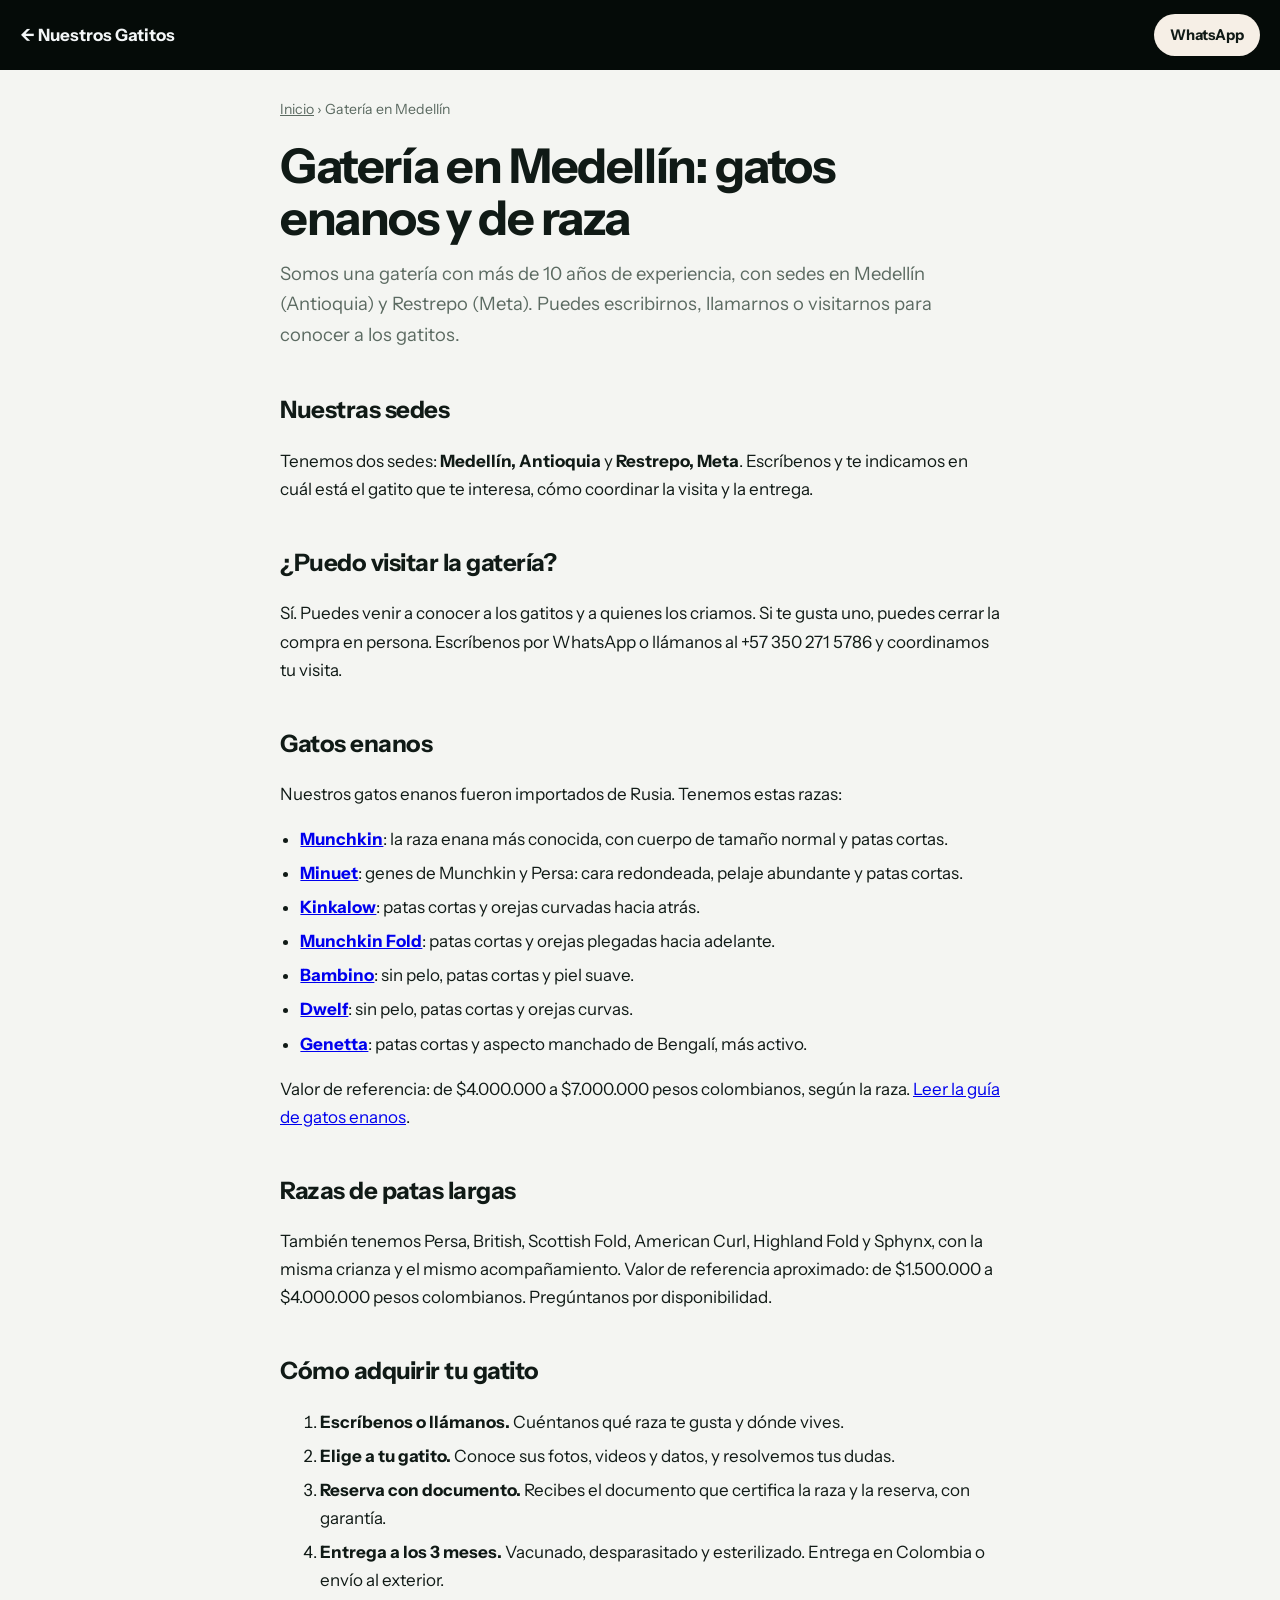
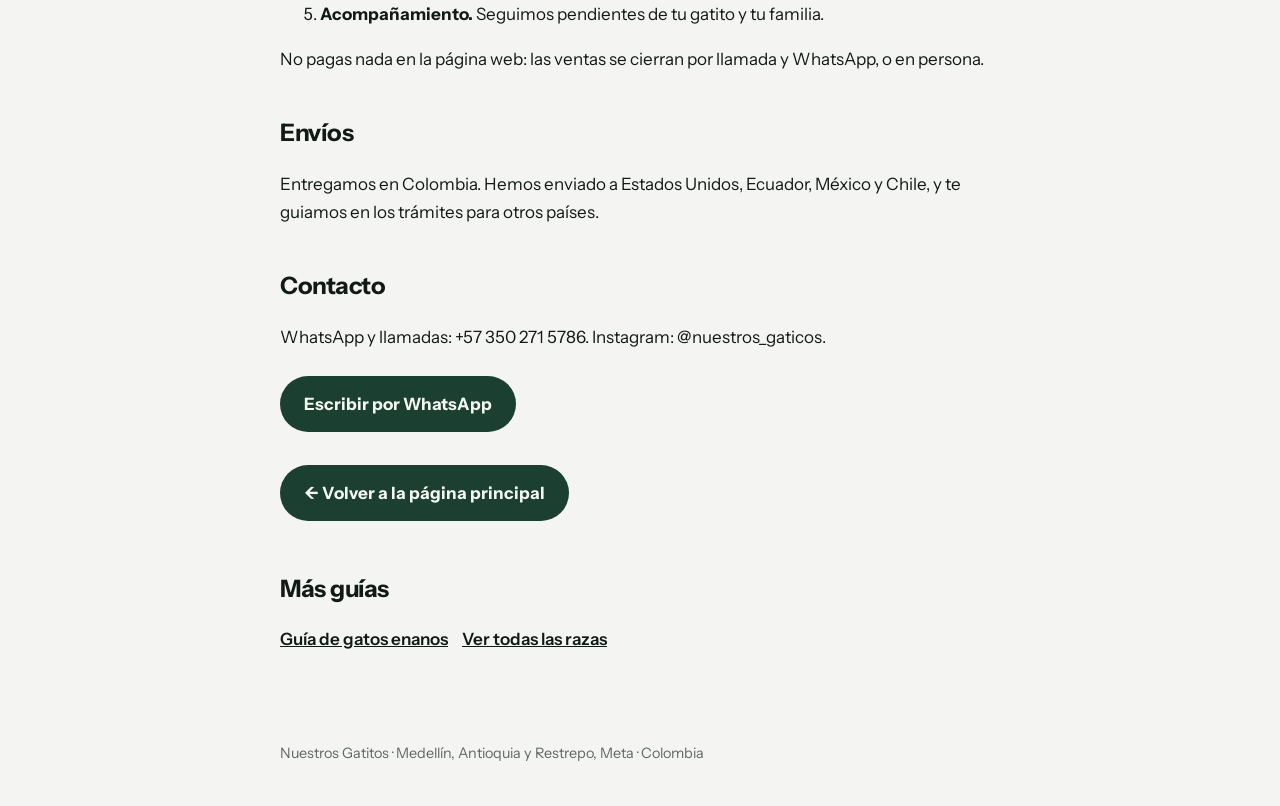
<file: guias/gateria-en-medellin/index.html>
<!doctype html>
<html lang="es">
<head>
<meta charset="utf-8">
<meta name="viewport" content="width=device-width, initial-scale=1">
<title>Gatería en Medellín: gatos enanos y de raza | Nuestros Gatitos</title>
<meta name="description" content="Gatería en Medellín (Antioquia) y Restrepo (Meta): gatos enanos y de patas largas, visitas, proceso de compra, precios de referencia y envíos.">
<link rel="canonical" href="https://gateria-medellin.vercel.app/guias/gateria-en-medellin/">
<meta name="robots" content="index, follow, max-image-preview:large">
<meta property="og:type" content="article">
<meta property="og:locale" content="es_CO">
<meta property="og:site_name" content="Nuestros Gatitos">
<meta property="og:title" content="Gatería en Medellín: gatos enanos y de raza | Nuestros Gatitos">
<meta property="og:description" content="Gatería en Medellín (Antioquia) y Restrepo (Meta): gatos enanos y de patas largas, visitas, proceso de compra, precios de referencia y envíos.">
<meta property="og:url" content="https://gateria-medellin.vercel.app/guias/gateria-en-medellin/">
<meta property="og:image" content="https://gateria-medellin.vercel.app/img/og.jpg">
<link rel="icon" type="image/jpeg" href="../../img/og.jpg">
<link rel="preconnect" href="https://fonts.googleapis.com">
<link rel="preconnect" href="https://fonts.gstatic.com" crossorigin>
<link rel="stylesheet" href="https://fonts.googleapis.com/css2?family=Instrument+Sans:wght@400;500;600;700&display=swap">
<link rel="stylesheet" href="../../razas/razas.css">
<script type="application/ld+json">{"@context": "https://schema.org", "@type": "BreadcrumbList", "itemListElement": [{"@type": "ListItem", "position": 1, "name": "Inicio", "item": "https://gateria-medellin.vercel.app/"}, {"@type": "ListItem", "position": 2, "name": "Gatería en Medellín", "item": "https://gateria-medellin.vercel.app/guias/gateria-en-medellin/"}]}</script>
</head>
<body>
<header class="top"><a href="../../">← Nuestros Gatitos</a><a class="wa" href="https://wa.me/573502715786?text=Hola%2C%20vi%20su%20p%C3%A1gina%20de%20la%20gater%C3%ADa%20en%20Medell%C3%ADn%20y%20quiero%20informaci%C3%B3n%20sobre%20sus%20gatitos." target="_blank" rel="noopener">WhatsApp</a></header>
<main>
<nav class="crumbs" aria-label="Ruta"><a href="../../">Inicio</a> › Gatería en Medellín</nav>
<h1>Gatería en Medellín: gatos enanos y de raza</h1>
<p class="lead">Somos una gatería con más de 10 años de experiencia, con sedes en Medellín (Antioquia) y Restrepo (Meta). Puedes escribirnos, llamarnos o visitarnos para conocer a los gatitos.</p>
<h2>Nuestras sedes</h2>
<p>Tenemos dos sedes: <b>Medellín, Antioquia</b> y <b>Restrepo, Meta</b>. Escríbenos y te indicamos en cuál está el gatito que te interesa, cómo coordinar la visita y la entrega.</p>
<h2>¿Puedo visitar la gatería?</h2>
<p>Sí. Puedes venir a conocer a los gatitos y a quienes los criamos. Si te gusta uno, puedes cerrar la compra en persona. Escríbenos por WhatsApp o llámanos al +57 350 271 5786 y coordinamos tu visita.</p>
<h2>Gatos enanos</h2>
<p>Nuestros gatos enanos fueron importados de Rusia. Tenemos estas razas:</p>
<ul><li><a href="../../razas/munchkin/"><b>Munchkin</b></a>: la raza enana más conocida, con cuerpo de tamaño normal y patas cortas.</li><li><a href="../../razas/minuet/"><b>Minuet</b></a>: genes de Munchkin y Persa: cara redondeada, pelaje abundante y patas cortas.</li><li><a href="../../razas/kinkalow/"><b>Kinkalow</b></a>: patas cortas y orejas curvadas hacia atrás.</li><li><a href="../../razas/munchkin-fold/"><b>Munchkin Fold</b></a>: patas cortas y orejas plegadas hacia adelante.</li><li><a href="../../razas/bambino/"><b>Bambino</b></a>: sin pelo, patas cortas y piel suave.</li><li><a href="../../razas/dwelf/"><b>Dwelf</b></a>: sin pelo, patas cortas y orejas curvas.</li><li><a href="../../razas/genetta/"><b>Genetta</b></a>: patas cortas y aspecto manchado de Bengalí, más activo.</li></ul>
<p>Valor de referencia: de $4.000.000 a $7.000.000 pesos colombianos, según la raza. <a href="../gatos-enanos/">Leer la guía de gatos enanos</a>.</p>
<h2>Razas de patas largas</h2>
<p>También tenemos Persa, British, Scottish Fold, American Curl, Highland Fold y Sphynx, con la misma crianza y el mismo acompañamiento. Valor de referencia aproximado: de $1.500.000 a $4.000.000 pesos colombianos. Pregúntanos por disponibilidad.</p>
<h2>Cómo adquirir tu gatito</h2>
<ol>
<li><b>Escríbenos o llámanos.</b> Cuéntanos qué raza te gusta y dónde vives.</li>
<li><b>Elige a tu gatito.</b> Conoce sus fotos, videos y datos, y resolvemos tus dudas.</li>
<li><b>Reserva con documento.</b> Recibes el documento que certifica la raza y la reserva, con garantía.</li>
<li><b>Entrega a los 3 meses.</b> Vacunado, desparasitado y esterilizado. Entrega en Colombia o envío al exterior.</li>
<li><b>Acompañamiento.</b> Seguimos pendientes de tu gatito y tu familia.</li>
</ol>
<p>No pagas nada en la página web: las ventas se cierran por llamada y WhatsApp, o en persona.</p>
<h2>Envíos</h2>
<p>Entregamos en Colombia. Hemos enviado a Estados Unidos, Ecuador, México y Chile, y te guiamos en los trámites para otros países.</p>
<h2>Contacto</h2>
<p>WhatsApp y llamadas: +57 350 271 5786. Instagram: @nuestros_gaticos.</p>
<p><a class="btn" href="https://wa.me/573502715786?text=Hola%2C%20vi%20su%20p%C3%A1gina%20de%20la%20gater%C3%ADa%20en%20Medell%C3%ADn%20y%20quiero%20informaci%C3%B3n%20sobre%20sus%20gatitos." target="_blank" rel="noopener">Escribir por WhatsApp</a></p>
<p><a class="btn" href="../../">← Volver a la página principal</a></p>
<h2>Más guías</h2>
<p class="others"><a href="../gatos-enanos/">Guía de gatos enanos</a><a href="../../#razas">Ver todas las razas</a></p>
</main>
<footer>Nuestros Gatitos · Medellín, Antioquia y Restrepo, Meta · Colombia</footer>
</body>
</html>
</file>
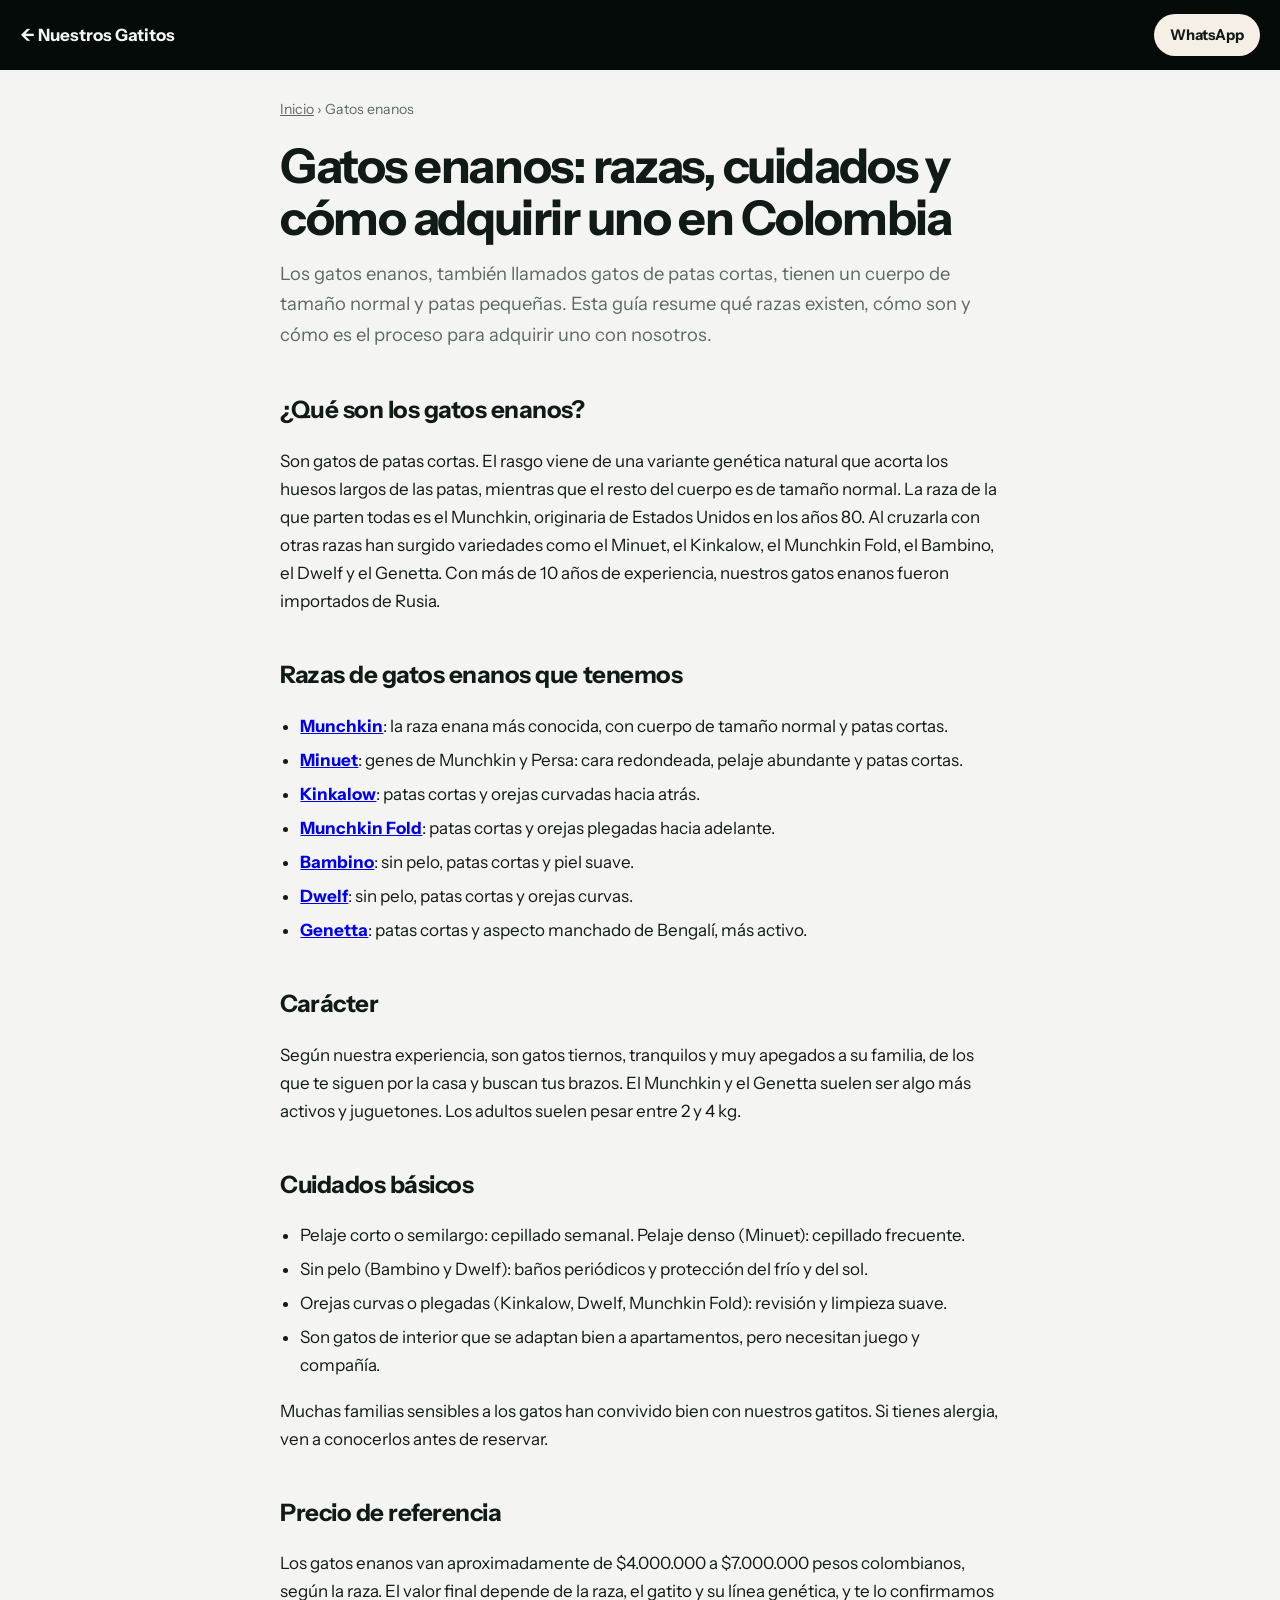
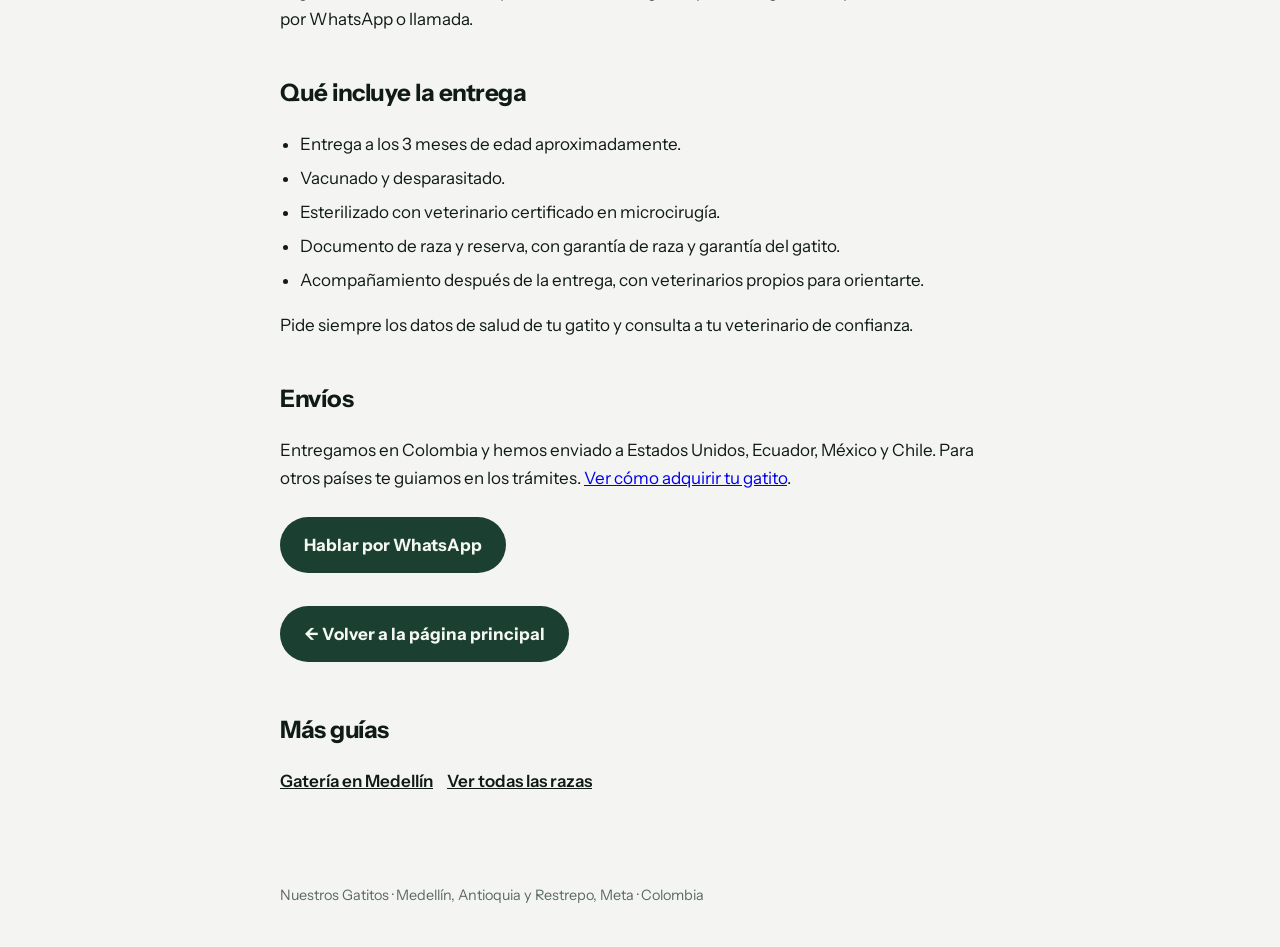
<file: guias/gatos-enanos/index.html>
<!doctype html>
<html lang="es">
<head>
<meta charset="utf-8">
<meta name="viewport" content="width=device-width, initial-scale=1">
<title>Gatos enanos: razas, cuidados y cómo adquirir uno | Nuestros Gatitos</title>
<meta name="description" content="Guía de gatos enanos o de patas cortas: qué son, qué razas existen, cómo es su carácter, cuidados básicos, precio de referencia y entrega en Colombia.">
<link rel="canonical" href="https://gateria-medellin.vercel.app/guias/gatos-enanos/">
<meta name="robots" content="index, follow, max-image-preview:large">
<meta property="og:type" content="article">
<meta property="og:locale" content="es_CO">
<meta property="og:site_name" content="Nuestros Gatitos">
<meta property="og:title" content="Gatos enanos: razas, cuidados y cómo adquirir uno | Nuestros Gatitos">
<meta property="og:description" content="Guía de gatos enanos o de patas cortas: qué son, qué razas existen, cómo es su carácter, cuidados básicos, precio de referencia y entrega en Colombia.">
<meta property="og:url" content="https://gateria-medellin.vercel.app/guias/gatos-enanos/">
<meta property="og:image" content="https://gateria-medellin.vercel.app/img/og.jpg">
<link rel="icon" type="image/jpeg" href="../../img/og.jpg">
<link rel="preconnect" href="https://fonts.googleapis.com">
<link rel="preconnect" href="https://fonts.gstatic.com" crossorigin>
<link rel="stylesheet" href="https://fonts.googleapis.com/css2?family=Instrument+Sans:wght@400;500;600;700&display=swap">
<link rel="stylesheet" href="../../razas/razas.css">
<script type="application/ld+json">{"@context": "https://schema.org", "@type": "BreadcrumbList", "itemListElement": [{"@type": "ListItem", "position": 1, "name": "Inicio", "item": "https://gateria-medellin.vercel.app/"}, {"@type": "ListItem", "position": 2, "name": "Gatos enanos", "item": "https://gateria-medellin.vercel.app/guias/gatos-enanos/"}]}</script>
</head>
<body>
<header class="top"><a href="../../">← Nuestros Gatitos</a><a class="wa" href="https://wa.me/573502715786?text=Hola%2C%20vi%20su%20gu%C3%ADa%20de%20gatos%20enanos%20y%20quiero%20informaci%C3%B3n%20sobre%20sus%20gatitos." target="_blank" rel="noopener">WhatsApp</a></header>
<main>
<nav class="crumbs" aria-label="Ruta"><a href="../../">Inicio</a> › Gatos enanos</nav>
<h1>Gatos enanos: razas, cuidados y cómo adquirir uno en Colombia</h1>
<p class="lead">Los gatos enanos, también llamados gatos de patas cortas, tienen un cuerpo de tamaño normal y patas pequeñas. Esta guía resume qué razas existen, cómo son y cómo es el proceso para adquirir uno con nosotros.</p>
<h2>¿Qué son los gatos enanos?</h2>
<p>Son gatos de patas cortas. El rasgo viene de una variante genética natural que acorta los huesos largos de las patas, mientras que el resto del cuerpo es de tamaño normal. La raza de la que parten todas es el Munchkin, originaria de Estados Unidos en los años 80. Al cruzarla con otras razas han surgido variedades como el Minuet, el Kinkalow, el Munchkin Fold, el Bambino, el Dwelf y el Genetta. Con más de 10 años de experiencia, nuestros gatos enanos fueron importados de Rusia.</p>
<h2>Razas de gatos enanos que tenemos</h2>
<ul><li><a href="../../razas/munchkin/"><b>Munchkin</b></a>: la raza enana más conocida, con cuerpo de tamaño normal y patas cortas.</li><li><a href="../../razas/minuet/"><b>Minuet</b></a>: genes de Munchkin y Persa: cara redondeada, pelaje abundante y patas cortas.</li><li><a href="../../razas/kinkalow/"><b>Kinkalow</b></a>: patas cortas y orejas curvadas hacia atrás.</li><li><a href="../../razas/munchkin-fold/"><b>Munchkin Fold</b></a>: patas cortas y orejas plegadas hacia adelante.</li><li><a href="../../razas/bambino/"><b>Bambino</b></a>: sin pelo, patas cortas y piel suave.</li><li><a href="../../razas/dwelf/"><b>Dwelf</b></a>: sin pelo, patas cortas y orejas curvas.</li><li><a href="../../razas/genetta/"><b>Genetta</b></a>: patas cortas y aspecto manchado de Bengalí, más activo.</li></ul>
<h2>Carácter</h2>
<p>Según nuestra experiencia, son gatos tiernos, tranquilos y muy apegados a su familia, de los que te siguen por la casa y buscan tus brazos. El Munchkin y el Genetta suelen ser algo más activos y juguetones. Los adultos suelen pesar entre 2 y 4 kg.</p>
<h2>Cuidados básicos</h2>
<ul>
<li>Pelaje corto o semilargo: cepillado semanal. Pelaje denso (Minuet): cepillado frecuente.</li>
<li>Sin pelo (Bambino y Dwelf): baños periódicos y protección del frío y del sol.</li>
<li>Orejas curvas o plegadas (Kinkalow, Dwelf, Munchkin Fold): revisión y limpieza suave.</li>
<li>Son gatos de interior que se adaptan bien a apartamentos, pero necesitan juego y compañía.</li>
</ul>
<p>Muchas familias sensibles a los gatos han convivido bien con nuestros gatitos. Si tienes alergia, ven a conocerlos antes de reservar.</p>
<h2>Precio de referencia</h2>
<p>Los gatos enanos van aproximadamente de $4.000.000 a $7.000.000 pesos colombianos, según la raza. El valor final depende de la raza, el gatito y su línea genética, y te lo confirmamos por WhatsApp o llamada.</p>
<h2>Qué incluye la entrega</h2>
<ul>
<li>Entrega a los 3 meses de edad aproximadamente.</li>
<li>Vacunado y desparasitado.</li>
<li>Esterilizado con veterinario certificado en microcirugía.</li>
<li>Documento de raza y reserva, con garantía de raza y garantía del gatito.</li>
<li>Acompañamiento después de la entrega, con veterinarios propios para orientarte.</li>
</ul>
<p>Pide siempre los datos de salud de tu gatito y consulta a tu veterinario de confianza.</p>
<h2>Envíos</h2>
<p>Entregamos en Colombia y hemos enviado a Estados Unidos, Ecuador, México y Chile. Para otros países te guiamos en los trámites. <a href="../../#proceso">Ver cómo adquirir tu gatito</a>.</p>
<p><a class="btn" href="https://wa.me/573502715786?text=Hola%2C%20vi%20su%20gu%C3%ADa%20de%20gatos%20enanos%20y%20quiero%20informaci%C3%B3n%20sobre%20sus%20gatitos." target="_blank" rel="noopener">Hablar por WhatsApp</a></p>
<p><a class="btn" href="../../">← Volver a la página principal</a></p>
<h2>Más guías</h2>
<p class="others"><a href="../gateria-en-medellin/">Gatería en Medellín</a><a href="../../#razas">Ver todas las razas</a></p>
</main>
<footer>Nuestros Gatitos · Medellín, Antioquia y Restrepo, Meta · Colombia</footer>
</body>
</html>
</file>
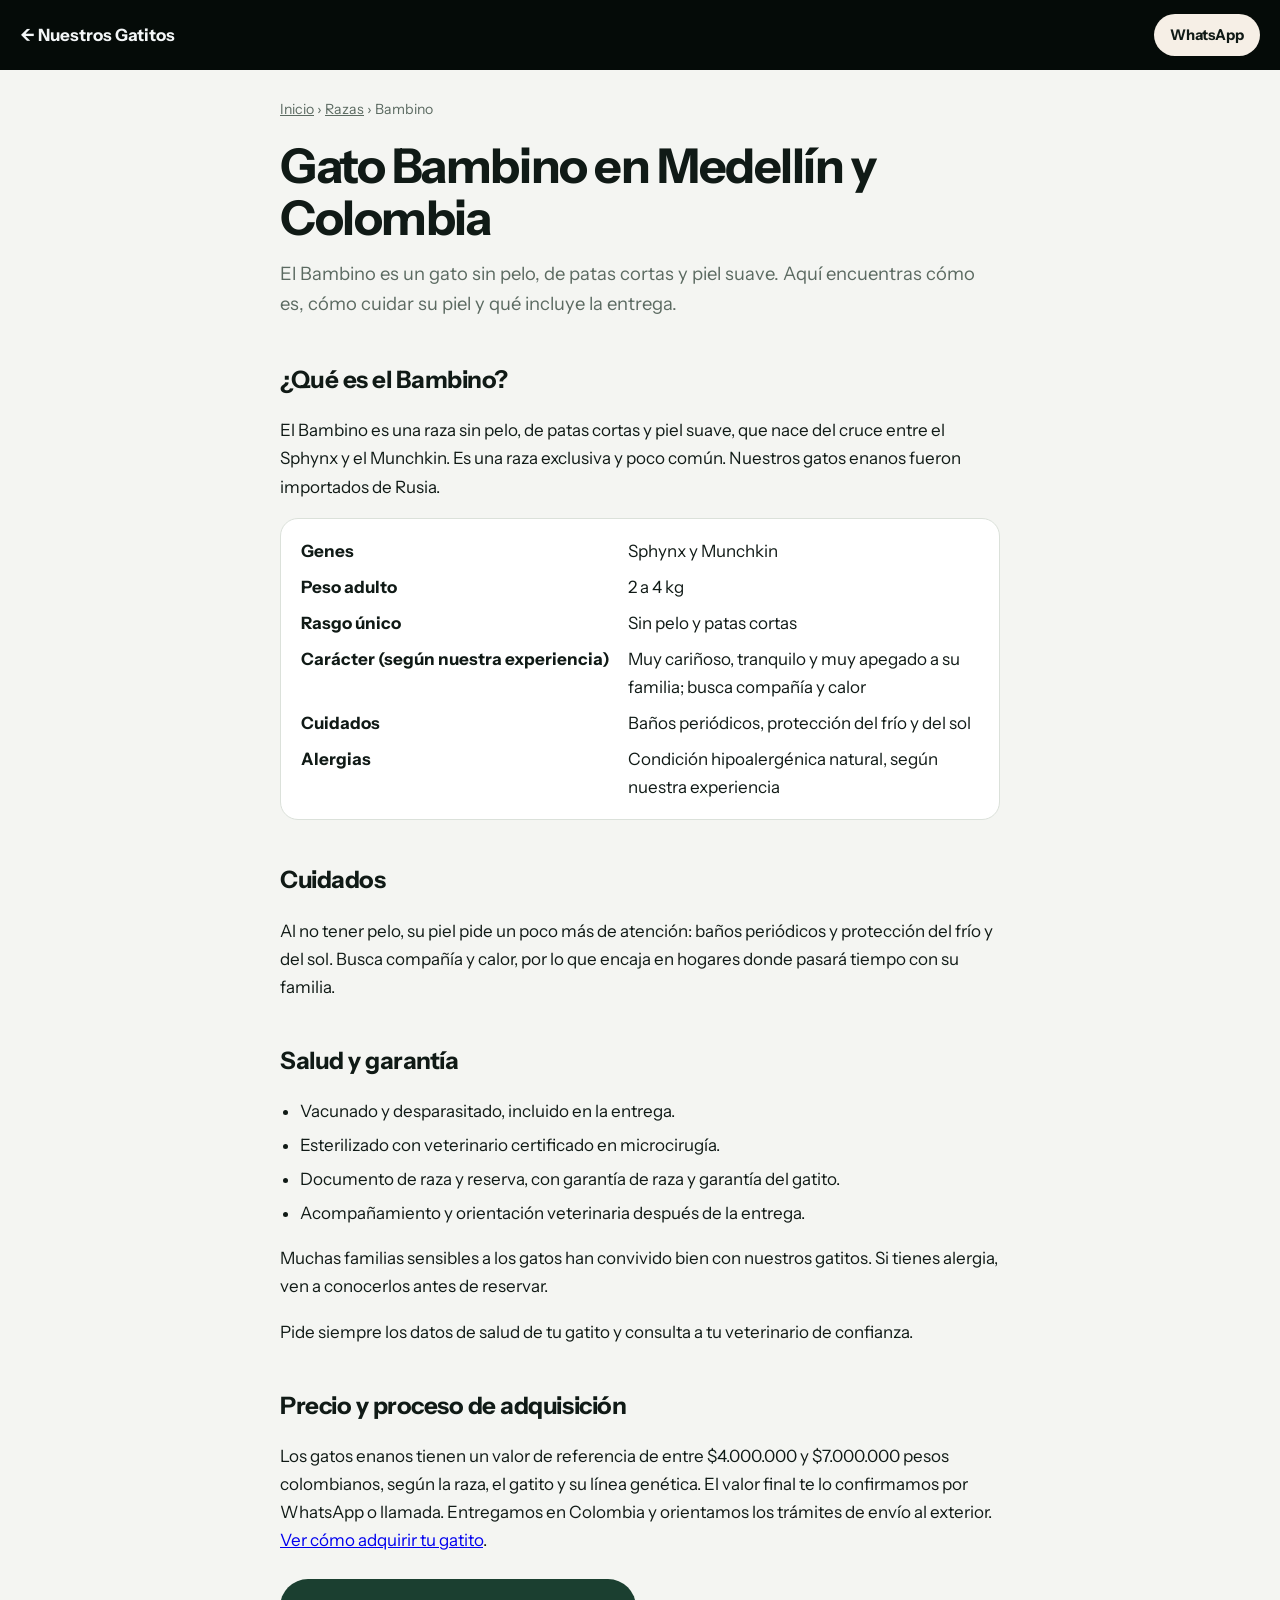
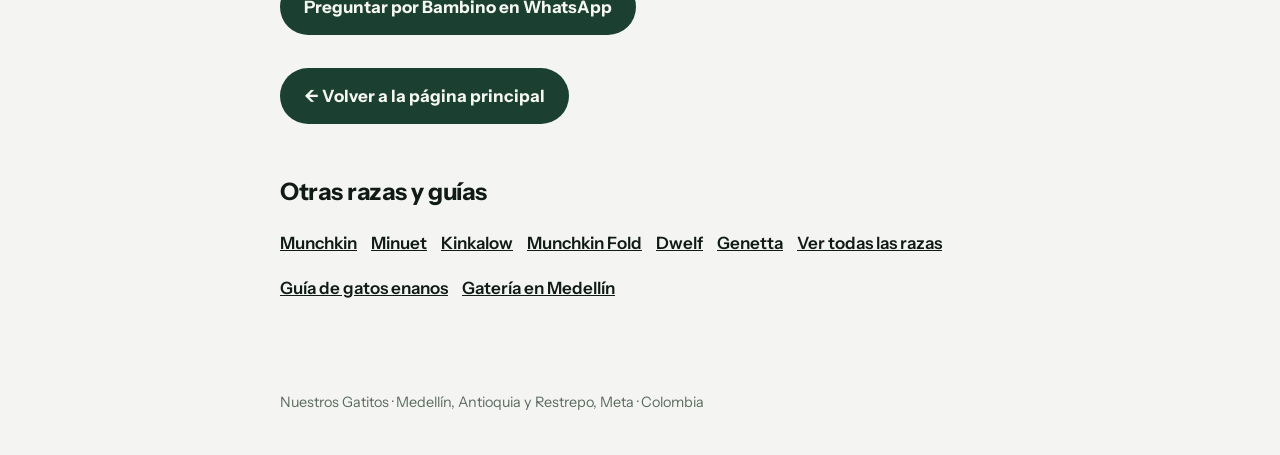
<file: razas/bambino/index.html>
<!doctype html>
<html lang="es">
<head>
<meta charset="utf-8">
<meta name="viewport" content="width=device-width, initial-scale=1">
<title>Gato Bambino en Medellín y Colombia | Nuestros Gatitos</title>
<meta name="description" content="Qué es el gato Bambino: sin pelo y de patas cortas. Genes, carácter, cuidados de su piel y qué incluye la entrega en Colombia.">
<link rel="canonical" href="https://gateria-medellin.vercel.app/razas/bambino/">
<meta name="robots" content="index, follow, max-image-preview:large">
<meta property="og:type" content="article">
<meta property="og:locale" content="es_CO">
<meta property="og:site_name" content="Nuestros Gatitos">
<meta property="og:title" content="Gato Bambino en Medellín y Colombia | Nuestros Gatitos">
<meta property="og:description" content="Qué es el gato Bambino: sin pelo y de patas cortas. Genes, carácter, cuidados de su piel y qué incluye la entrega en Colombia.">
<meta property="og:url" content="https://gateria-medellin.vercel.app/razas/bambino/">
<meta property="og:image" content="https://gateria-medellin.vercel.app/img/og.jpg">
<link rel="icon" type="image/jpeg" href="../../img/og.jpg">
<link rel="preconnect" href="https://fonts.googleapis.com">
<link rel="preconnect" href="https://fonts.gstatic.com" crossorigin>
<link rel="stylesheet" href="https://fonts.googleapis.com/css2?family=Instrument+Sans:wght@400;500;600;700&display=swap">
<link rel="stylesheet" href="../../razas/razas.css">
<script type="application/ld+json">{"@context": "https://schema.org", "@type": "BreadcrumbList", "itemListElement": [{"@type": "ListItem", "position": 1, "name": "Inicio", "item": "https://gateria-medellin.vercel.app/"}, {"@type": "ListItem", "position": 2, "name": "Razas", "item": "https://gateria-medellin.vercel.app/#razas"}, {"@type": "ListItem", "position": 3, "name": "Bambino", "item": "https://gateria-medellin.vercel.app/razas/bambino/"}]}</script>
</head>
<body>
<header class="top"><a href="../../">← Nuestros Gatitos</a><a class="wa" href="https://wa.me/573502715786?text=Hola%2C%20me%20interesa%20la%20raza%20Bambino.%20%C2%BFQu%C3%A9%20gatitos%20tienen%20y%20cu%C3%A1l%20es%20el%20valor%3F" target="_blank" rel="noopener">WhatsApp</a></header>
<main>
<nav class="crumbs" aria-label="Ruta"><a href="../../">Inicio</a> › <a href="../../#razas">Razas</a> › Bambino</nav>
<h1>Gato Bambino en Medellín y Colombia</h1>
<p class="lead">El Bambino es un gato sin pelo, de patas cortas y piel suave. Aquí encuentras cómo es, cómo cuidar su piel y qué incluye la entrega.</p>
<h2>¿Qué es el Bambino?</h2>
<p>El Bambino es una raza sin pelo, de patas cortas y piel suave, que nace del cruce entre el Sphynx y el Munchkin. Es una raza exclusiva y poco común. Nuestros gatos enanos fueron importados de Rusia.</p>
<dl><dt>Genes</dt><dd>Sphynx y Munchkin</dd><dt>Peso adulto</dt><dd>2 a 4 kg</dd><dt>Rasgo único</dt><dd>Sin pelo y patas cortas</dd><dt>Carácter (según nuestra experiencia)</dt><dd>Muy cariñoso, tranquilo y muy apegado a su familia; busca compañía y calor</dd><dt>Cuidados</dt><dd>Baños periódicos, protección del frío y del sol</dd><dt>Alergias</dt><dd>Condición hipoalergénica natural, según nuestra experiencia</dd></dl>
<h2>Cuidados</h2>
<p>Al no tener pelo, su piel pide un poco más de atención: baños periódicos y protección del frío y del sol. Busca compañía y calor, por lo que encaja en hogares donde pasará tiempo con su familia.</p>
<h2>Salud y garantía</h2>
<ul>
<li>Vacunado y desparasitado, incluido en la entrega.</li>
<li>Esterilizado con veterinario certificado en microcirugía.</li>
<li>Documento de raza y reserva, con garantía de raza y garantía del gatito.</li>
<li>Acompañamiento y orientación veterinaria después de la entrega.</li>
</ul>
<p>Muchas familias sensibles a los gatos han convivido bien con nuestros gatitos. Si tienes alergia, ven a conocerlos antes de reservar.</p>
<p>Pide siempre los datos de salud de tu gatito y consulta a tu veterinario de confianza.</p>
<h2>Precio y proceso de adquisición</h2>
<p>Los gatos enanos tienen un valor de referencia de entre $4.000.000 y $7.000.000 pesos colombianos, según la raza, el gatito y su línea genética. El valor final te lo confirmamos por WhatsApp o llamada. Entregamos en Colombia y orientamos los trámites de envío al exterior. <a href="../../#proceso">Ver cómo adquirir tu gatito</a>.</p>
<p><a class="btn" href="https://wa.me/573502715786?text=Hola%2C%20me%20interesa%20la%20raza%20Bambino.%20%C2%BFQu%C3%A9%20gatitos%20tienen%20y%20cu%C3%A1l%20es%20el%20valor%3F" target="_blank" rel="noopener">Preguntar por Bambino en WhatsApp</a></p>
<p><a class="btn" href="../../">← Volver a la página principal</a></p>
<h2>Otras razas y guías</h2>
<p class="others"><a href="../munchkin/">Munchkin</a><a href="../minuet/">Minuet</a><a href="../kinkalow/">Kinkalow</a><a href="../munchkin-fold/">Munchkin Fold</a><a href="../dwelf/">Dwelf</a><a href="../genetta/">Genetta</a><a href="../../#razas">Ver todas las razas</a></p>
<p class="others"><a href="../../guias/gatos-enanos/">Guía de gatos enanos</a><a href="../../guias/gateria-en-medellin/">Gatería en Medellín</a></p>
</main>
<footer>Nuestros Gatitos · Medellín, Antioquia y Restrepo, Meta · Colombia</footer>
</body>
</html>
</file>
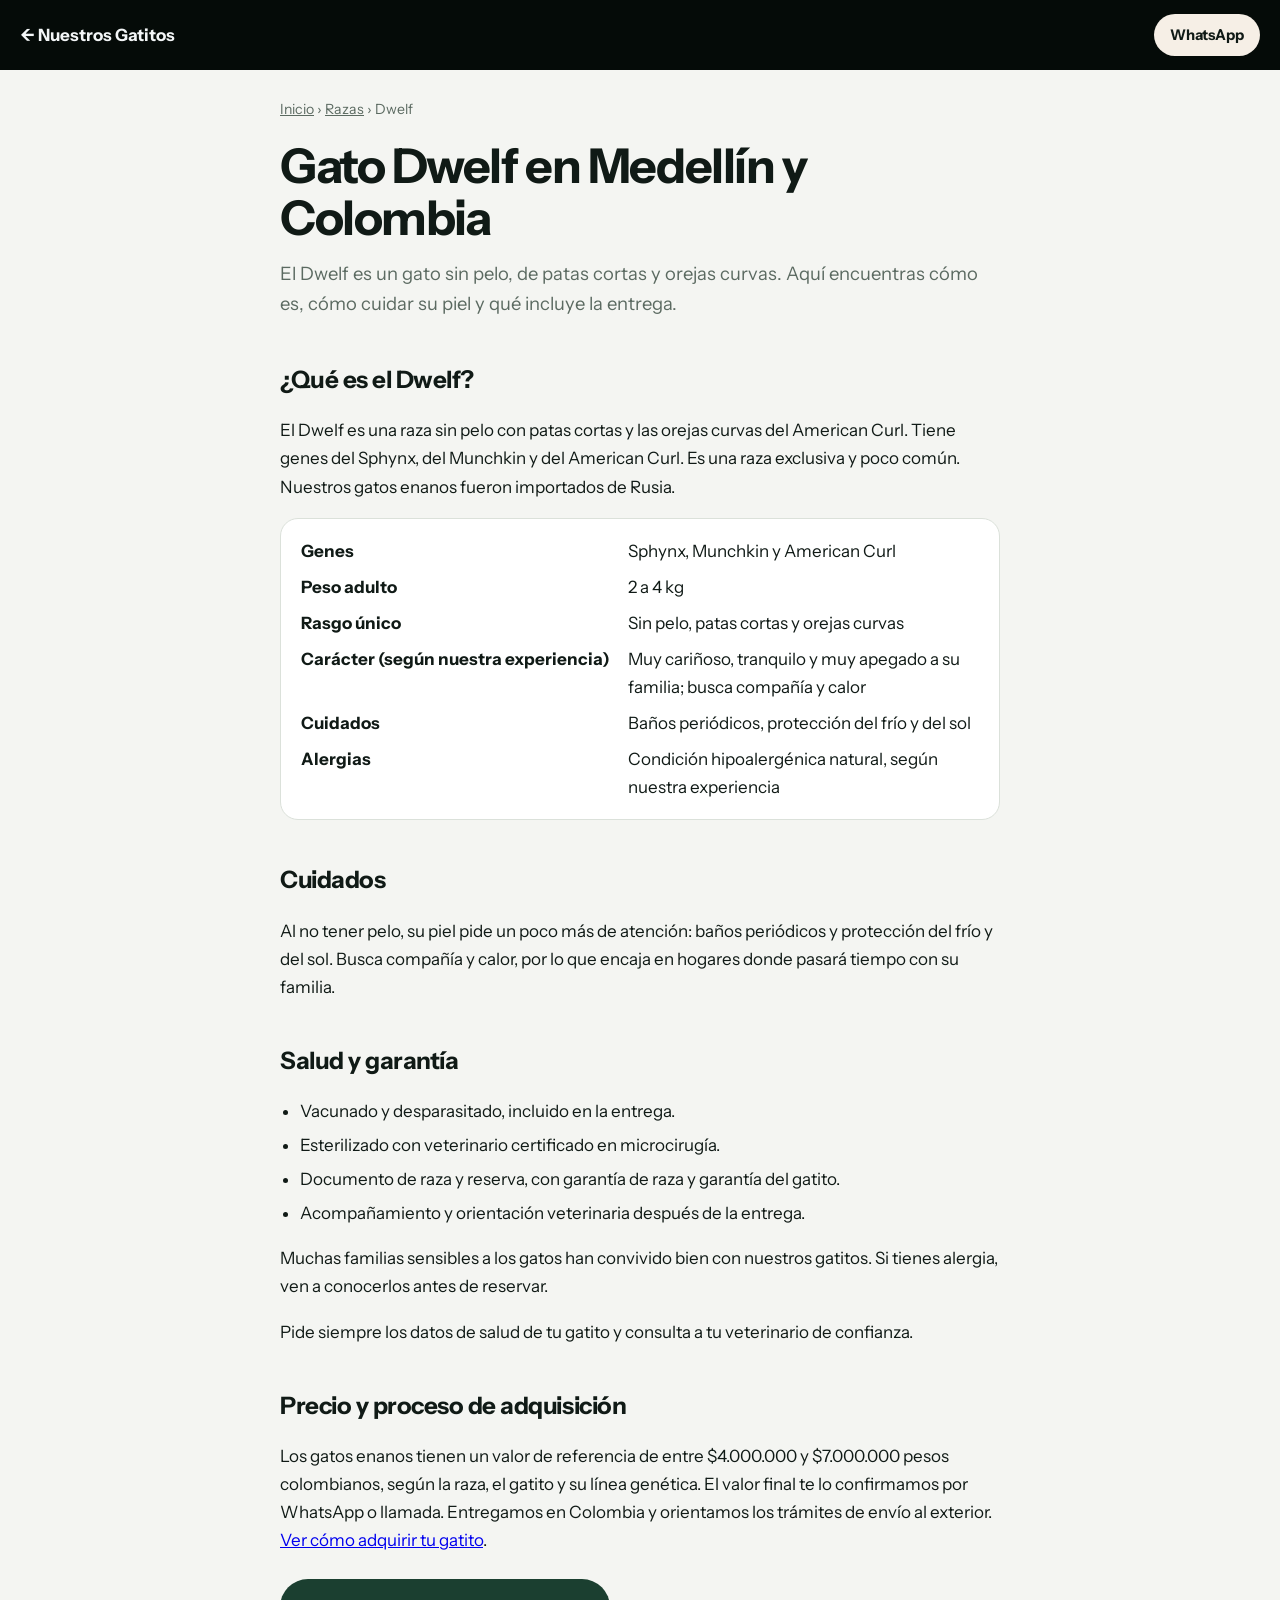
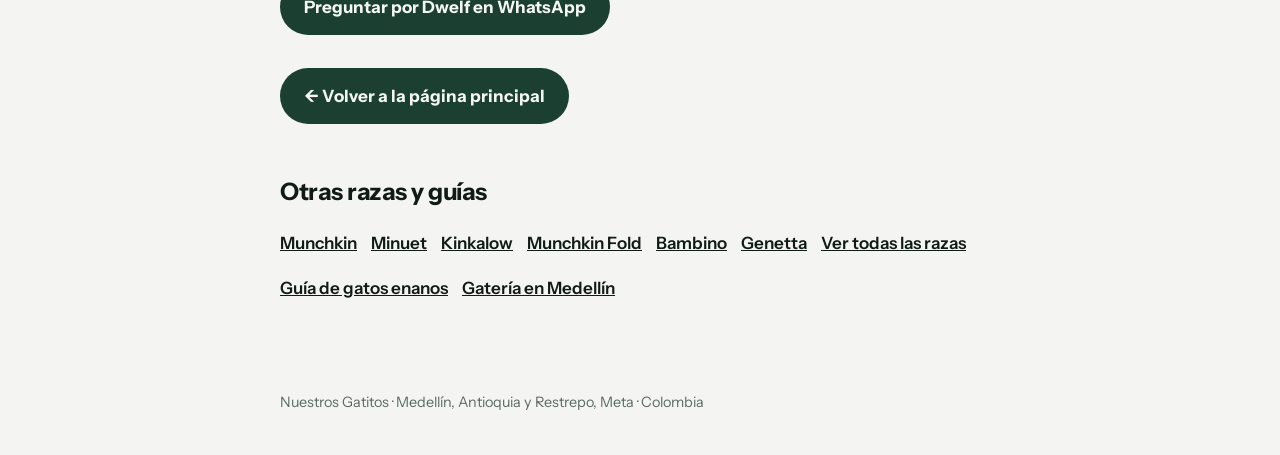
<file: razas/dwelf/index.html>
<!doctype html>
<html lang="es">
<head>
<meta charset="utf-8">
<meta name="viewport" content="width=device-width, initial-scale=1">
<title>Gato Dwelf en Medellín y Colombia | Nuestros Gatitos</title>
<meta name="description" content="Qué es el gato Dwelf: sin pelo, patas cortas y orejas curvas. Genes, carácter, cuidados y qué incluye la entrega en Colombia.">
<link rel="canonical" href="https://gateria-medellin.vercel.app/razas/dwelf/">
<meta name="robots" content="index, follow, max-image-preview:large">
<meta property="og:type" content="article">
<meta property="og:locale" content="es_CO">
<meta property="og:site_name" content="Nuestros Gatitos">
<meta property="og:title" content="Gato Dwelf en Medellín y Colombia | Nuestros Gatitos">
<meta property="og:description" content="Qué es el gato Dwelf: sin pelo, patas cortas y orejas curvas. Genes, carácter, cuidados y qué incluye la entrega en Colombia.">
<meta property="og:url" content="https://gateria-medellin.vercel.app/razas/dwelf/">
<meta property="og:image" content="https://gateria-medellin.vercel.app/img/og.jpg">
<link rel="icon" type="image/jpeg" href="../../img/og.jpg">
<link rel="preconnect" href="https://fonts.googleapis.com">
<link rel="preconnect" href="https://fonts.gstatic.com" crossorigin>
<link rel="stylesheet" href="https://fonts.googleapis.com/css2?family=Instrument+Sans:wght@400;500;600;700&display=swap">
<link rel="stylesheet" href="../../razas/razas.css">
<script type="application/ld+json">{"@context": "https://schema.org", "@type": "BreadcrumbList", "itemListElement": [{"@type": "ListItem", "position": 1, "name": "Inicio", "item": "https://gateria-medellin.vercel.app/"}, {"@type": "ListItem", "position": 2, "name": "Razas", "item": "https://gateria-medellin.vercel.app/#razas"}, {"@type": "ListItem", "position": 3, "name": "Dwelf", "item": "https://gateria-medellin.vercel.app/razas/dwelf/"}]}</script>
</head>
<body>
<header class="top"><a href="../../">← Nuestros Gatitos</a><a class="wa" href="https://wa.me/573502715786?text=Hola%2C%20me%20interesa%20la%20raza%20Dwelf.%20%C2%BFQu%C3%A9%20gatitos%20tienen%20y%20cu%C3%A1l%20es%20el%20valor%3F" target="_blank" rel="noopener">WhatsApp</a></header>
<main>
<nav class="crumbs" aria-label="Ruta"><a href="../../">Inicio</a> › <a href="../../#razas">Razas</a> › Dwelf</nav>
<h1>Gato Dwelf en Medellín y Colombia</h1>
<p class="lead">El Dwelf es un gato sin pelo, de patas cortas y orejas curvas. Aquí encuentras cómo es, cómo cuidar su piel y qué incluye la entrega.</p>
<h2>¿Qué es el Dwelf?</h2>
<p>El Dwelf es una raza sin pelo con patas cortas y las orejas curvas del American Curl. Tiene genes del Sphynx, del Munchkin y del American Curl. Es una raza exclusiva y poco común. Nuestros gatos enanos fueron importados de Rusia.</p>
<dl><dt>Genes</dt><dd>Sphynx, Munchkin y American Curl</dd><dt>Peso adulto</dt><dd>2 a 4 kg</dd><dt>Rasgo único</dt><dd>Sin pelo, patas cortas y orejas curvas</dd><dt>Carácter (según nuestra experiencia)</dt><dd>Muy cariñoso, tranquilo y muy apegado a su familia; busca compañía y calor</dd><dt>Cuidados</dt><dd>Baños periódicos, protección del frío y del sol</dd><dt>Alergias</dt><dd>Condición hipoalergénica natural, según nuestra experiencia</dd></dl>
<h2>Cuidados</h2>
<p>Al no tener pelo, su piel pide un poco más de atención: baños periódicos y protección del frío y del sol. Busca compañía y calor, por lo que encaja en hogares donde pasará tiempo con su familia.</p>
<h2>Salud y garantía</h2>
<ul>
<li>Vacunado y desparasitado, incluido en la entrega.</li>
<li>Esterilizado con veterinario certificado en microcirugía.</li>
<li>Documento de raza y reserva, con garantía de raza y garantía del gatito.</li>
<li>Acompañamiento y orientación veterinaria después de la entrega.</li>
</ul>
<p>Muchas familias sensibles a los gatos han convivido bien con nuestros gatitos. Si tienes alergia, ven a conocerlos antes de reservar.</p>
<p>Pide siempre los datos de salud de tu gatito y consulta a tu veterinario de confianza.</p>
<h2>Precio y proceso de adquisición</h2>
<p>Los gatos enanos tienen un valor de referencia de entre $4.000.000 y $7.000.000 pesos colombianos, según la raza, el gatito y su línea genética. El valor final te lo confirmamos por WhatsApp o llamada. Entregamos en Colombia y orientamos los trámites de envío al exterior. <a href="../../#proceso">Ver cómo adquirir tu gatito</a>.</p>
<p><a class="btn" href="https://wa.me/573502715786?text=Hola%2C%20me%20interesa%20la%20raza%20Dwelf.%20%C2%BFQu%C3%A9%20gatitos%20tienen%20y%20cu%C3%A1l%20es%20el%20valor%3F" target="_blank" rel="noopener">Preguntar por Dwelf en WhatsApp</a></p>
<p><a class="btn" href="../../">← Volver a la página principal</a></p>
<h2>Otras razas y guías</h2>
<p class="others"><a href="../munchkin/">Munchkin</a><a href="../minuet/">Minuet</a><a href="../kinkalow/">Kinkalow</a><a href="../munchkin-fold/">Munchkin Fold</a><a href="../bambino/">Bambino</a><a href="../genetta/">Genetta</a><a href="../../#razas">Ver todas las razas</a></p>
<p class="others"><a href="../../guias/gatos-enanos/">Guía de gatos enanos</a><a href="../../guias/gateria-en-medellin/">Gatería en Medellín</a></p>
</main>
<footer>Nuestros Gatitos · Medellín, Antioquia y Restrepo, Meta · Colombia</footer>
</body>
</html>
</file>
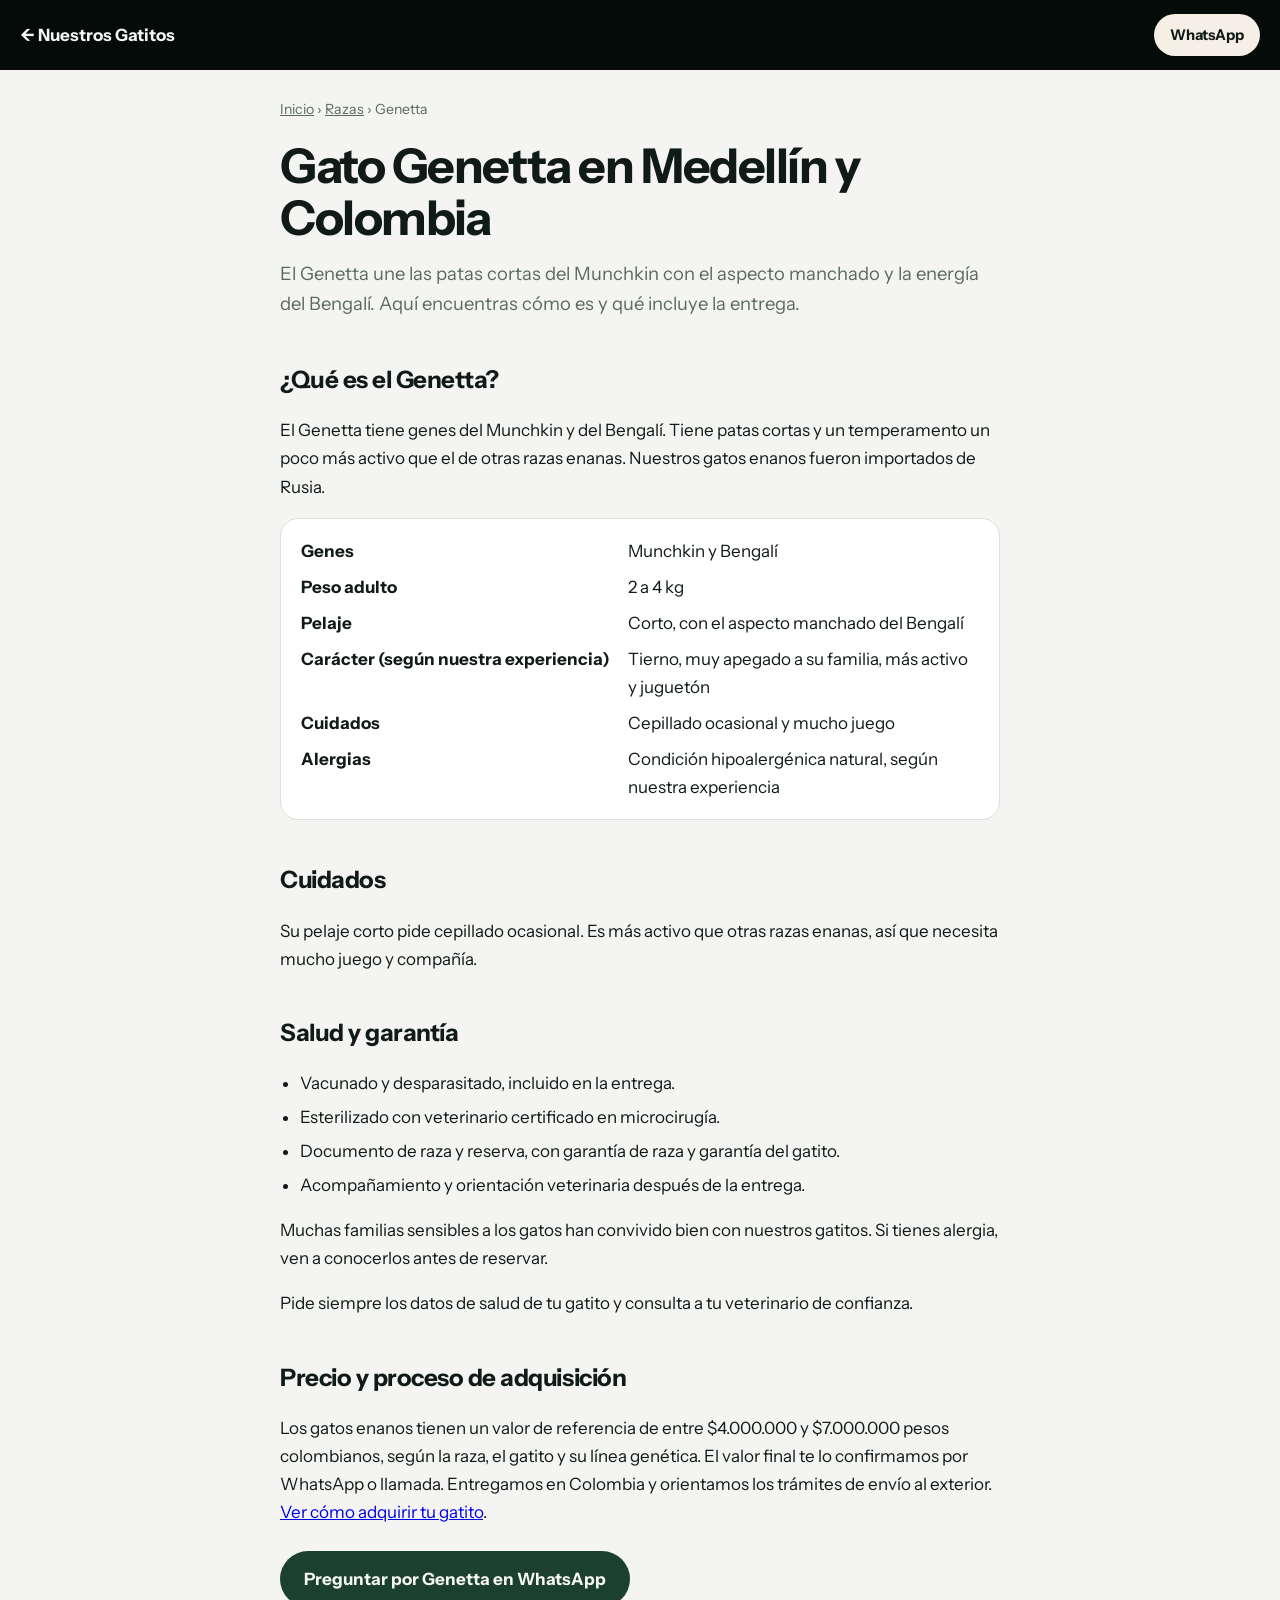
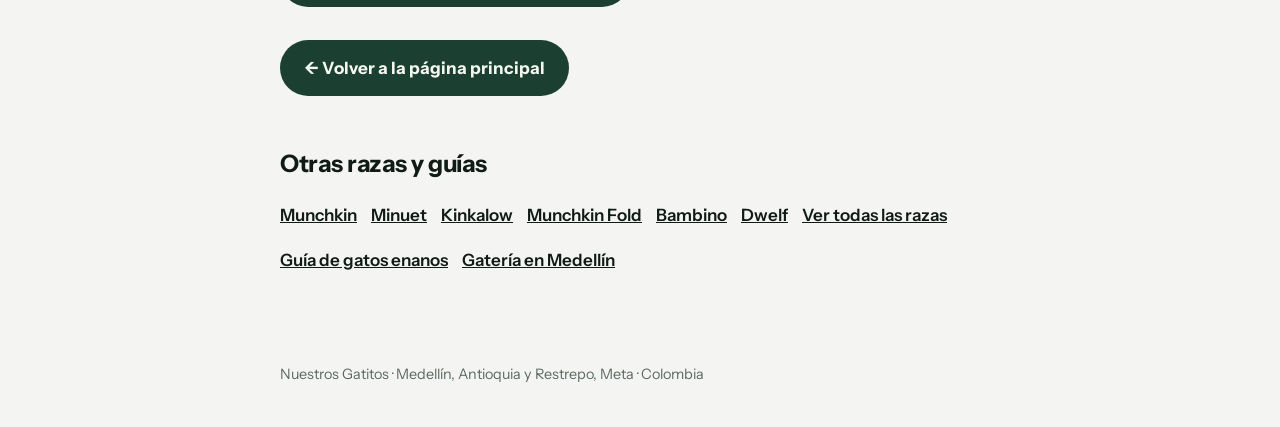
<file: razas/genetta/index.html>
<!doctype html>
<html lang="es">
<head>
<meta charset="utf-8">
<meta name="viewport" content="width=device-width, initial-scale=1">
<title>Gato Genetta en Medellín y Colombia | Nuestros Gatitos</title>
<meta name="description" content="Qué es el gato Genetta: patas cortas y aspecto de Bengalí. Genes, carácter activo, cuidados y qué incluye la entrega en Colombia.">
<link rel="canonical" href="https://gateria-medellin.vercel.app/razas/genetta/">
<meta name="robots" content="index, follow, max-image-preview:large">
<meta property="og:type" content="article">
<meta property="og:locale" content="es_CO">
<meta property="og:site_name" content="Nuestros Gatitos">
<meta property="og:title" content="Gato Genetta en Medellín y Colombia | Nuestros Gatitos">
<meta property="og:description" content="Qué es el gato Genetta: patas cortas y aspecto de Bengalí. Genes, carácter activo, cuidados y qué incluye la entrega en Colombia.">
<meta property="og:url" content="https://gateria-medellin.vercel.app/razas/genetta/">
<meta property="og:image" content="https://gateria-medellin.vercel.app/img/og.jpg">
<link rel="icon" type="image/jpeg" href="../../img/og.jpg">
<link rel="preconnect" href="https://fonts.googleapis.com">
<link rel="preconnect" href="https://fonts.gstatic.com" crossorigin>
<link rel="stylesheet" href="https://fonts.googleapis.com/css2?family=Instrument+Sans:wght@400;500;600;700&display=swap">
<link rel="stylesheet" href="../../razas/razas.css">
<script type="application/ld+json">{"@context": "https://schema.org", "@type": "BreadcrumbList", "itemListElement": [{"@type": "ListItem", "position": 1, "name": "Inicio", "item": "https://gateria-medellin.vercel.app/"}, {"@type": "ListItem", "position": 2, "name": "Razas", "item": "https://gateria-medellin.vercel.app/#razas"}, {"@type": "ListItem", "position": 3, "name": "Genetta", "item": "https://gateria-medellin.vercel.app/razas/genetta/"}]}</script>
</head>
<body>
<header class="top"><a href="../../">← Nuestros Gatitos</a><a class="wa" href="https://wa.me/573502715786?text=Hola%2C%20me%20interesa%20la%20raza%20Genetta.%20%C2%BFQu%C3%A9%20gatitos%20tienen%20y%20cu%C3%A1l%20es%20el%20valor%3F" target="_blank" rel="noopener">WhatsApp</a></header>
<main>
<nav class="crumbs" aria-label="Ruta"><a href="../../">Inicio</a> › <a href="../../#razas">Razas</a> › Genetta</nav>
<h1>Gato Genetta en Medellín y Colombia</h1>
<p class="lead">El Genetta une las patas cortas del Munchkin con el aspecto manchado y la energía del Bengalí. Aquí encuentras cómo es y qué incluye la entrega.</p>
<h2>¿Qué es el Genetta?</h2>
<p>El Genetta tiene genes del Munchkin y del Bengalí. Tiene patas cortas y un temperamento un poco más activo que el de otras razas enanas. Nuestros gatos enanos fueron importados de Rusia.</p>
<dl><dt>Genes</dt><dd>Munchkin y Bengalí</dd><dt>Peso adulto</dt><dd>2 a 4 kg</dd><dt>Pelaje</dt><dd>Corto, con el aspecto manchado del Bengalí</dd><dt>Carácter (según nuestra experiencia)</dt><dd>Tierno, muy apegado a su familia, más activo y juguetón</dd><dt>Cuidados</dt><dd>Cepillado ocasional y mucho juego</dd><dt>Alergias</dt><dd>Condición hipoalergénica natural, según nuestra experiencia</dd></dl>
<h2>Cuidados</h2>
<p>Su pelaje corto pide cepillado ocasional. Es más activo que otras razas enanas, así que necesita mucho juego y compañía.</p>
<h2>Salud y garantía</h2>
<ul>
<li>Vacunado y desparasitado, incluido en la entrega.</li>
<li>Esterilizado con veterinario certificado en microcirugía.</li>
<li>Documento de raza y reserva, con garantía de raza y garantía del gatito.</li>
<li>Acompañamiento y orientación veterinaria después de la entrega.</li>
</ul>
<p>Muchas familias sensibles a los gatos han convivido bien con nuestros gatitos. Si tienes alergia, ven a conocerlos antes de reservar.</p>
<p>Pide siempre los datos de salud de tu gatito y consulta a tu veterinario de confianza.</p>
<h2>Precio y proceso de adquisición</h2>
<p>Los gatos enanos tienen un valor de referencia de entre $4.000.000 y $7.000.000 pesos colombianos, según la raza, el gatito y su línea genética. El valor final te lo confirmamos por WhatsApp o llamada. Entregamos en Colombia y orientamos los trámites de envío al exterior. <a href="../../#proceso">Ver cómo adquirir tu gatito</a>.</p>
<p><a class="btn" href="https://wa.me/573502715786?text=Hola%2C%20me%20interesa%20la%20raza%20Genetta.%20%C2%BFQu%C3%A9%20gatitos%20tienen%20y%20cu%C3%A1l%20es%20el%20valor%3F" target="_blank" rel="noopener">Preguntar por Genetta en WhatsApp</a></p>
<p><a class="btn" href="../../">← Volver a la página principal</a></p>
<h2>Otras razas y guías</h2>
<p class="others"><a href="../munchkin/">Munchkin</a><a href="../minuet/">Minuet</a><a href="../kinkalow/">Kinkalow</a><a href="../munchkin-fold/">Munchkin Fold</a><a href="../bambino/">Bambino</a><a href="../dwelf/">Dwelf</a><a href="../../#razas">Ver todas las razas</a></p>
<p class="others"><a href="../../guias/gatos-enanos/">Guía de gatos enanos</a><a href="../../guias/gateria-en-medellin/">Gatería en Medellín</a></p>
</main>
<footer>Nuestros Gatitos · Medellín, Antioquia y Restrepo, Meta · Colombia</footer>
</body>
</html>
</file>
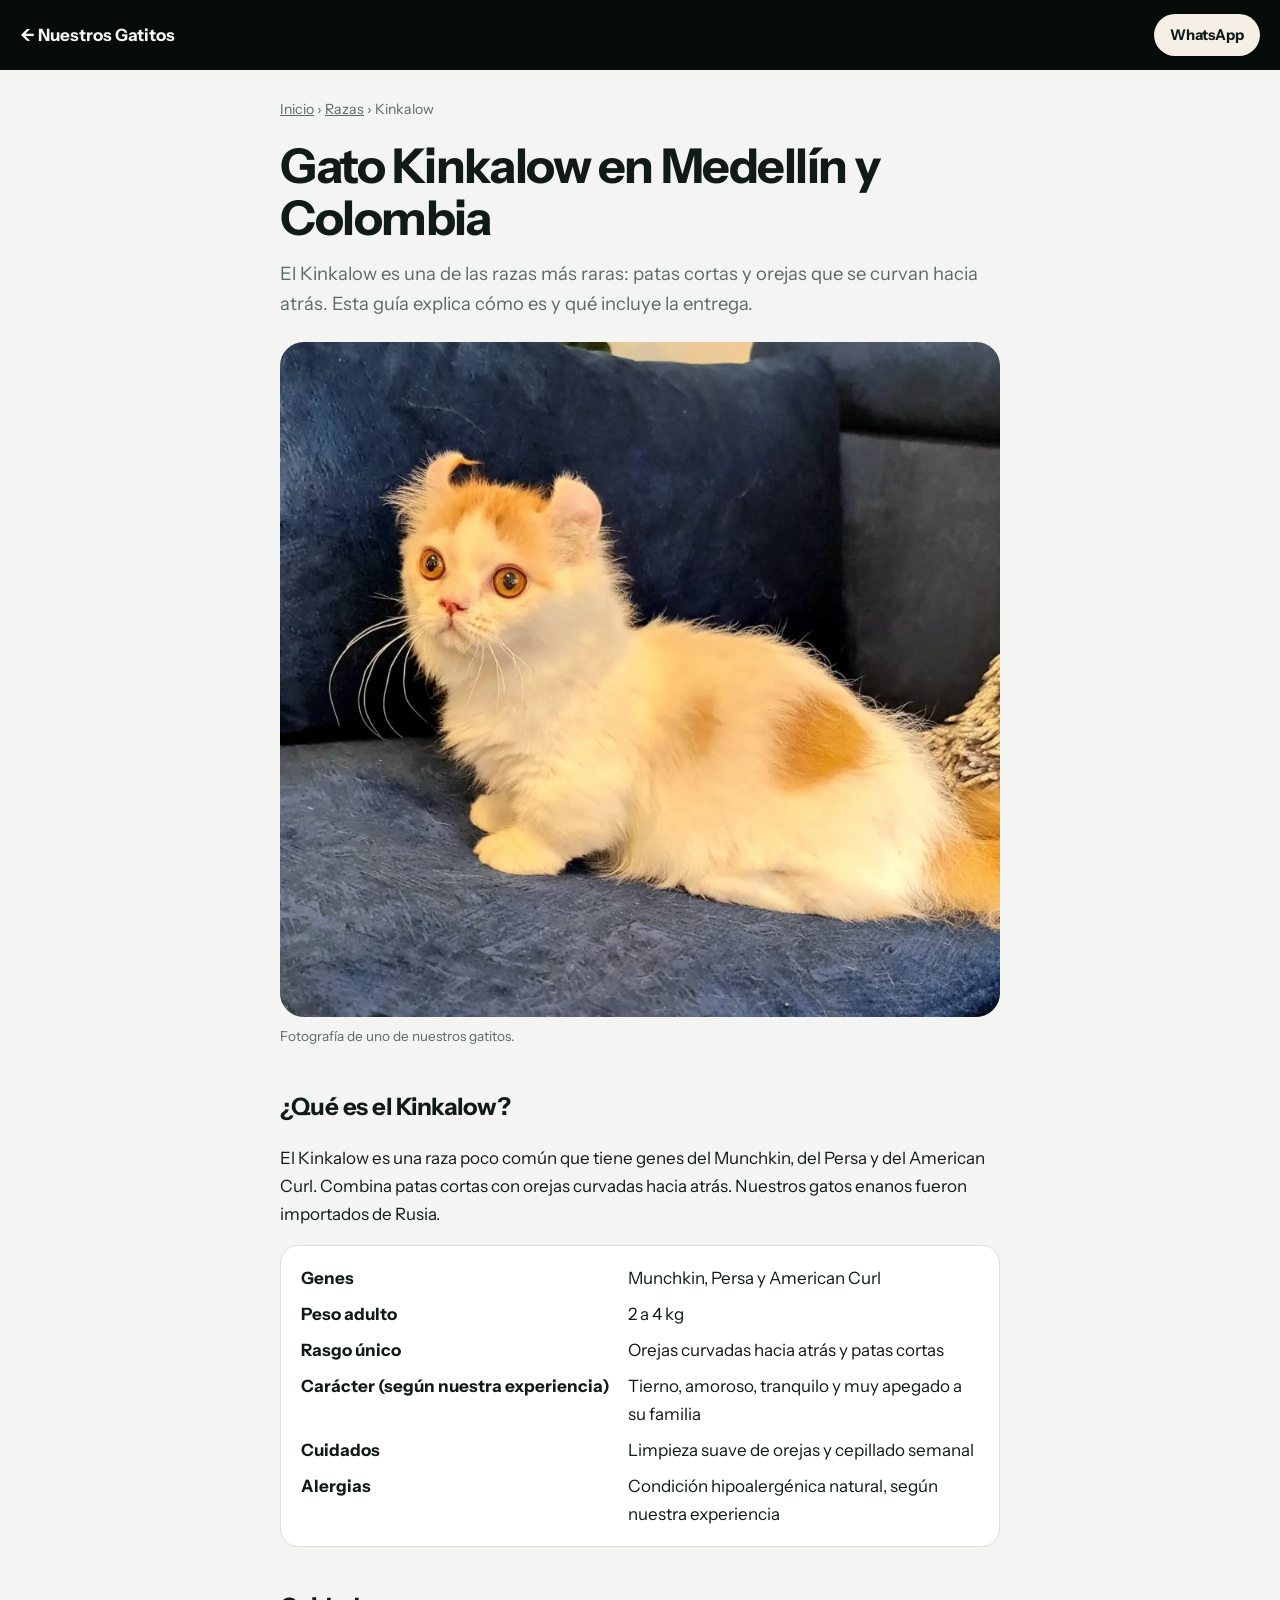
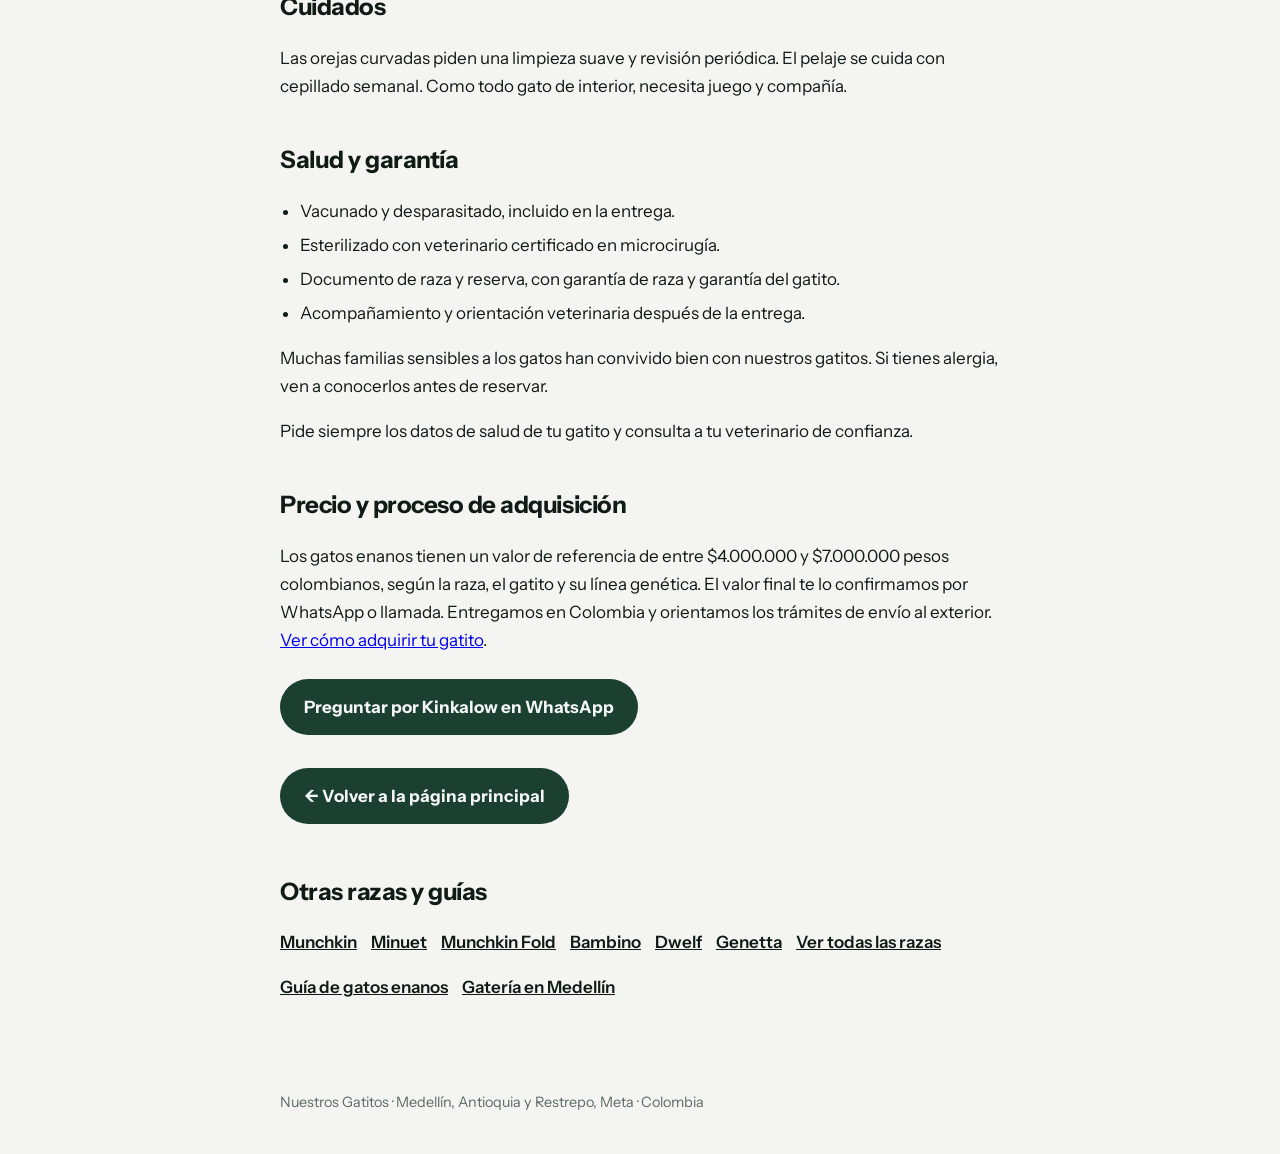
<file: razas/kinkalow/index.html>
<!doctype html>
<html lang="es">
<head>
<meta charset="utf-8">
<meta name="viewport" content="width=device-width, initial-scale=1">
<title>Gato Kinkalow en Medellín y Colombia | Nuestros Gatitos</title>
<meta name="description" content="Qué es el gato Kinkalow: patas cortas y orejas curvadas hacia atrás. Genes, carácter, cuidados y qué incluye la entrega en Colombia.">
<link rel="canonical" href="https://gateria-medellin.vercel.app/razas/kinkalow/">
<meta name="robots" content="index, follow, max-image-preview:large">
<meta property="og:type" content="article">
<meta property="og:locale" content="es_CO">
<meta property="og:site_name" content="Nuestros Gatitos">
<meta property="og:title" content="Gato Kinkalow en Medellín y Colombia | Nuestros Gatitos">
<meta property="og:description" content="Qué es el gato Kinkalow: patas cortas y orejas curvadas hacia atrás. Genes, carácter, cuidados y qué incluye la entrega en Colombia.">
<meta property="og:url" content="https://gateria-medellin.vercel.app/razas/kinkalow/">
<meta property="og:image" content="https://gateria-medellin.vercel.app/img/razas/gatito-kinkalow-munchkin-medellin.jpg">
<link rel="icon" type="image/jpeg" href="../../img/og.jpg">
<link rel="preconnect" href="https://fonts.googleapis.com">
<link rel="preconnect" href="https://fonts.gstatic.com" crossorigin>
<link rel="stylesheet" href="https://fonts.googleapis.com/css2?family=Instrument+Sans:wght@400;500;600;700&display=swap">
<link rel="stylesheet" href="../../razas/razas.css">
<script type="application/ld+json">{"@context": "https://schema.org", "@type": "BreadcrumbList", "itemListElement": [{"@type": "ListItem", "position": 1, "name": "Inicio", "item": "https://gateria-medellin.vercel.app/"}, {"@type": "ListItem", "position": 2, "name": "Razas", "item": "https://gateria-medellin.vercel.app/#razas"}, {"@type": "ListItem", "position": 3, "name": "Kinkalow", "item": "https://gateria-medellin.vercel.app/razas/kinkalow/"}]}</script>
</head>
<body>
<header class="top"><a href="../../">← Nuestros Gatitos</a><a class="wa" href="https://wa.me/573502715786?text=Hola%2C%20me%20interesa%20la%20raza%20Kinkalow.%20%C2%BFQu%C3%A9%20gatitos%20tienen%20y%20cu%C3%A1l%20es%20el%20valor%3F" target="_blank" rel="noopener">WhatsApp</a></header>
<main>
<nav class="crumbs" aria-label="Ruta"><a href="../../">Inicio</a> › <a href="../../#razas">Razas</a> › Kinkalow</nav>
<h1>Gato Kinkalow en Medellín y Colombia</h1>
<p class="lead">El Kinkalow es una de las razas más raras: patas cortas y orejas que se curvan hacia atrás. Esta guía explica cómo es y qué incluye la entrega.</p>
<img class="hero" src="../../img/razas/gatito-kinkalow-munchkin-medellin.jpg" alt="Gatito kinkalow blanco y naranja de orejas curvas y ojos ámbar, sobre un sofá azul" width="900" height="675" fetchpriority="high">
<p class="cap">Fotografía de uno de nuestros gatitos.</p>
<h2>¿Qué es el Kinkalow?</h2>
<p>El Kinkalow es una raza poco común que tiene genes del Munchkin, del Persa y del American Curl. Combina patas cortas con orejas curvadas hacia atrás. Nuestros gatos enanos fueron importados de Rusia.</p>
<dl><dt>Genes</dt><dd>Munchkin, Persa y American Curl</dd><dt>Peso adulto</dt><dd>2 a 4 kg</dd><dt>Rasgo único</dt><dd>Orejas curvadas hacia atrás y patas cortas</dd><dt>Carácter (según nuestra experiencia)</dt><dd>Tierno, amoroso, tranquilo y muy apegado a su familia</dd><dt>Cuidados</dt><dd>Limpieza suave de orejas y cepillado semanal</dd><dt>Alergias</dt><dd>Condición hipoalergénica natural, según nuestra experiencia</dd></dl>
<h2>Cuidados</h2>
<p>Las orejas curvadas piden una limpieza suave y revisión periódica. El pelaje se cuida con cepillado semanal. Como todo gato de interior, necesita juego y compañía.</p>
<h2>Salud y garantía</h2>
<ul>
<li>Vacunado y desparasitado, incluido en la entrega.</li>
<li>Esterilizado con veterinario certificado en microcirugía.</li>
<li>Documento de raza y reserva, con garantía de raza y garantía del gatito.</li>
<li>Acompañamiento y orientación veterinaria después de la entrega.</li>
</ul>
<p>Muchas familias sensibles a los gatos han convivido bien con nuestros gatitos. Si tienes alergia, ven a conocerlos antes de reservar.</p>
<p>Pide siempre los datos de salud de tu gatito y consulta a tu veterinario de confianza.</p>
<h2>Precio y proceso de adquisición</h2>
<p>Los gatos enanos tienen un valor de referencia de entre $4.000.000 y $7.000.000 pesos colombianos, según la raza, el gatito y su línea genética. El valor final te lo confirmamos por WhatsApp o llamada. Entregamos en Colombia y orientamos los trámites de envío al exterior. <a href="../../#proceso">Ver cómo adquirir tu gatito</a>.</p>
<p><a class="btn" href="https://wa.me/573502715786?text=Hola%2C%20me%20interesa%20la%20raza%20Kinkalow.%20%C2%BFQu%C3%A9%20gatitos%20tienen%20y%20cu%C3%A1l%20es%20el%20valor%3F" target="_blank" rel="noopener">Preguntar por Kinkalow en WhatsApp</a></p>
<p><a class="btn" href="../../">← Volver a la página principal</a></p>
<h2>Otras razas y guías</h2>
<p class="others"><a href="../munchkin/">Munchkin</a><a href="../minuet/">Minuet</a><a href="../munchkin-fold/">Munchkin Fold</a><a href="../bambino/">Bambino</a><a href="../dwelf/">Dwelf</a><a href="../genetta/">Genetta</a><a href="../../#razas">Ver todas las razas</a></p>
<p class="others"><a href="../../guias/gatos-enanos/">Guía de gatos enanos</a><a href="../../guias/gateria-en-medellin/">Gatería en Medellín</a></p>
</main>
<footer>Nuestros Gatitos · Medellín, Antioquia y Restrepo, Meta · Colombia</footer>
</body>
</html>
</file>
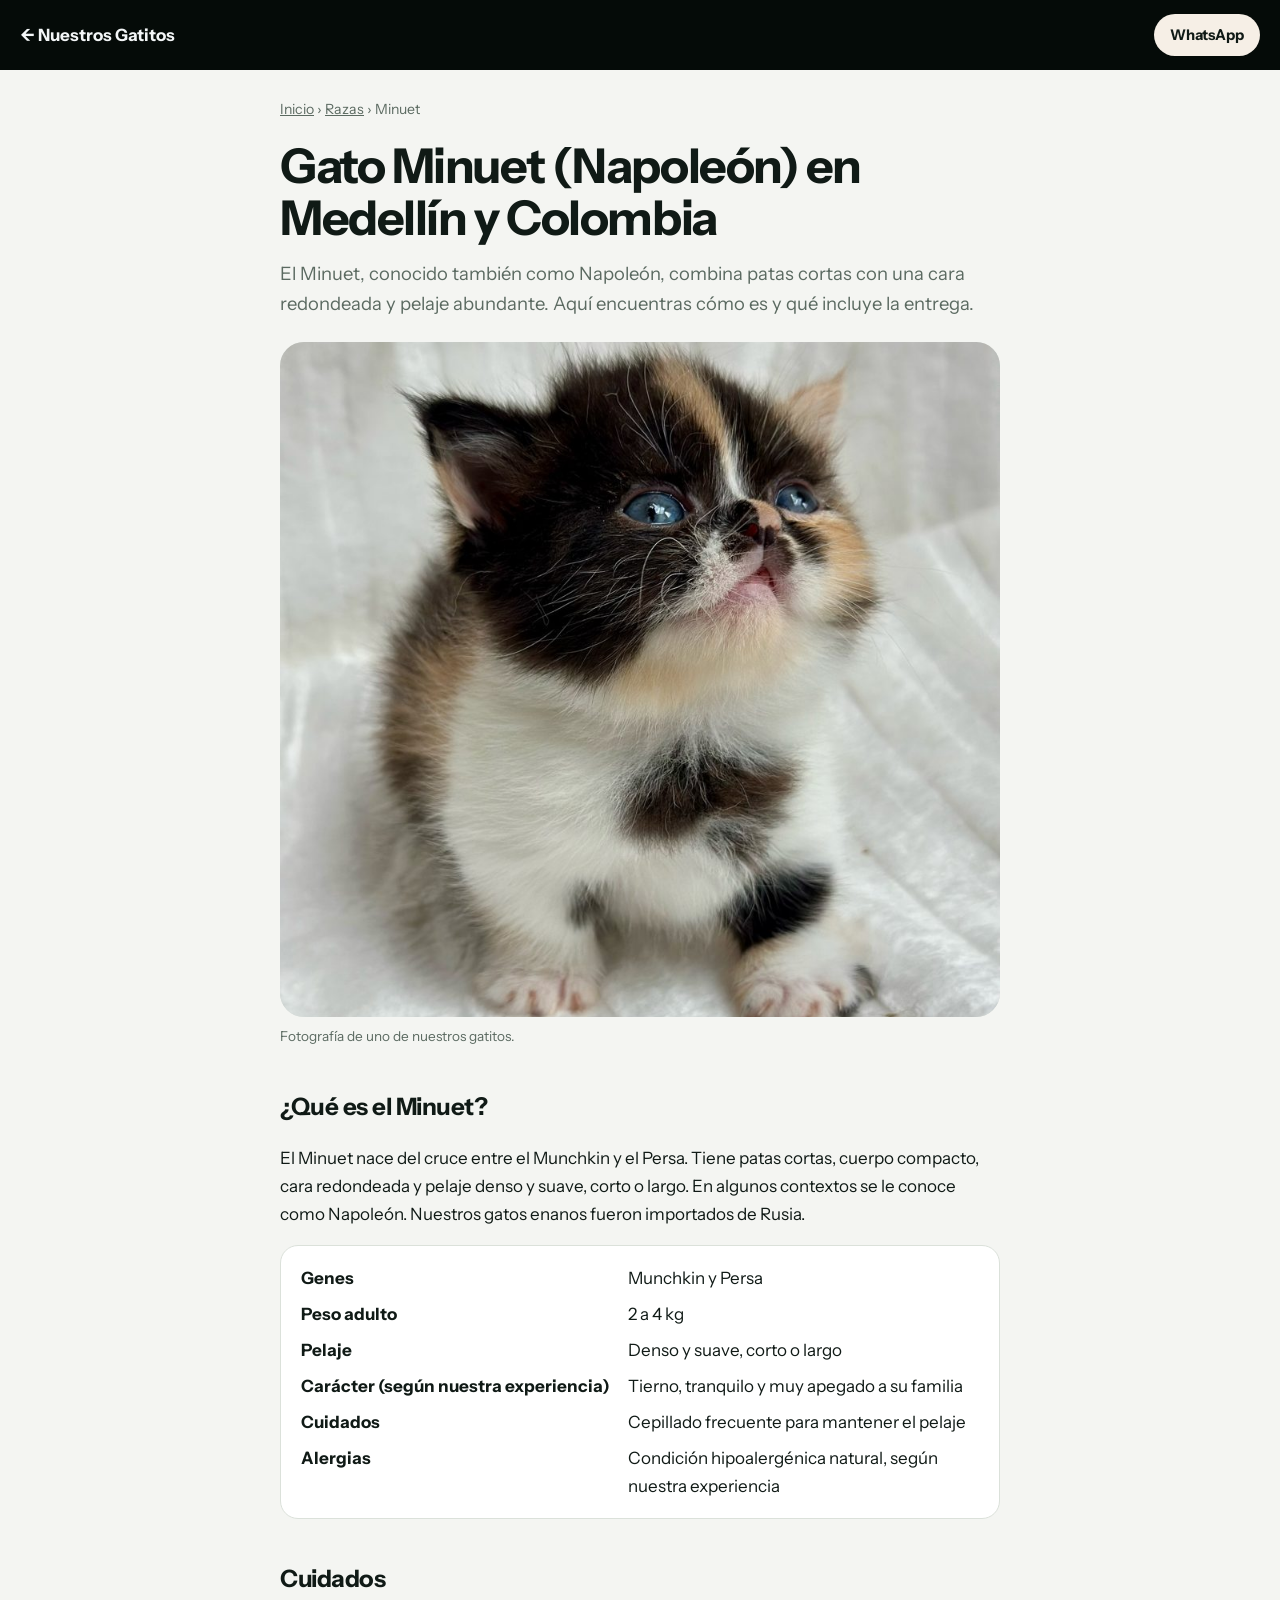
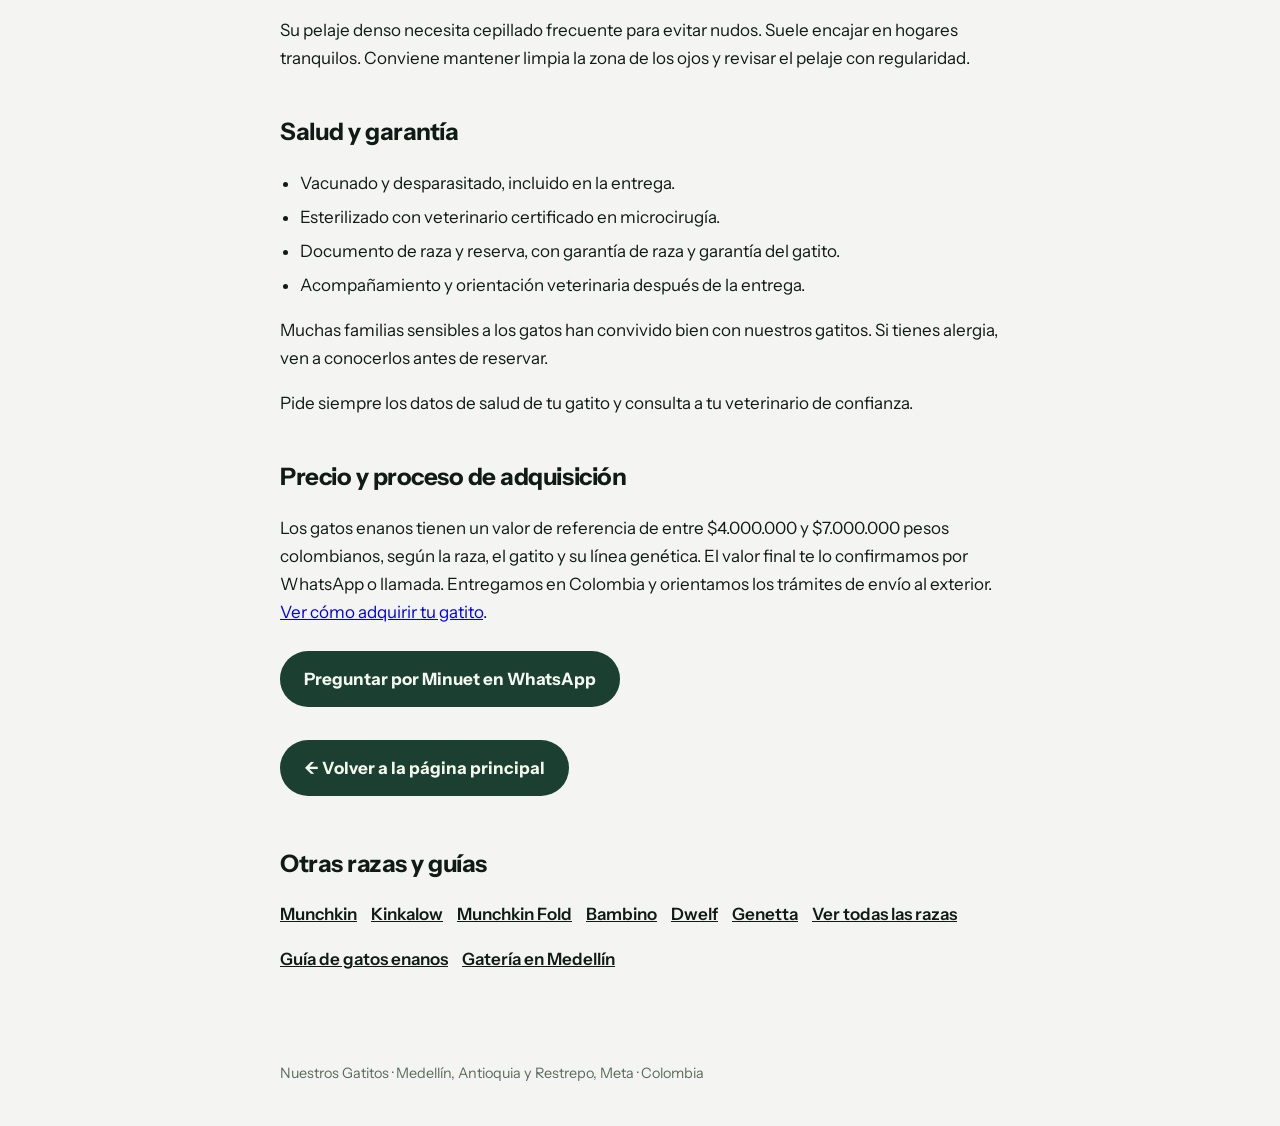
<file: razas/minuet/index.html>
<!doctype html>
<html lang="es">
<head>
<meta charset="utf-8">
<meta name="viewport" content="width=device-width, initial-scale=1">
<title>Gato Minuet (Napoleón) en Colombia | Nuestros Gatitos</title>
<meta name="description" content="Qué es el gato Minuet, también llamado Napoleón: origen, carácter, cuidado del pelaje y qué incluye la entrega en Colombia.">
<link rel="canonical" href="https://gateria-medellin.vercel.app/razas/minuet/">
<meta name="robots" content="index, follow, max-image-preview:large">
<meta property="og:type" content="article">
<meta property="og:locale" content="es_CO">
<meta property="og:site_name" content="Nuestros Gatitos">
<meta property="og:title" content="Gato Minuet (Napoleón) en Colombia | Nuestros Gatitos">
<meta property="og:description" content="Qué es el gato Minuet, también llamado Napoleón: origen, carácter, cuidado del pelaje y qué incluye la entrega en Colombia.">
<meta property="og:url" content="https://gateria-medellin.vercel.app/razas/minuet/">
<meta property="og:image" content="https://gateria-medellin.vercel.app/img/razas/gatito-minuet-munchkin-persa-medellin.jpg">
<link rel="icon" type="image/jpeg" href="../../img/og.jpg">
<link rel="preconnect" href="https://fonts.googleapis.com">
<link rel="preconnect" href="https://fonts.gstatic.com" crossorigin>
<link rel="stylesheet" href="https://fonts.googleapis.com/css2?family=Instrument+Sans:wght@400;500;600;700&display=swap">
<link rel="stylesheet" href="../../razas/razas.css">
<script type="application/ld+json">{"@context": "https://schema.org", "@type": "BreadcrumbList", "itemListElement": [{"@type": "ListItem", "position": 1, "name": "Inicio", "item": "https://gateria-medellin.vercel.app/"}, {"@type": "ListItem", "position": 2, "name": "Razas", "item": "https://gateria-medellin.vercel.app/#razas"}, {"@type": "ListItem", "position": 3, "name": "Minuet", "item": "https://gateria-medellin.vercel.app/razas/minuet/"}]}</script>
</head>
<body>
<header class="top"><a href="../../">← Nuestros Gatitos</a><a class="wa" href="https://wa.me/573502715786?text=Hola%2C%20me%20interesa%20la%20raza%20Minuet.%20%C2%BFQu%C3%A9%20gatitos%20tienen%20y%20cu%C3%A1l%20es%20el%20valor%3F" target="_blank" rel="noopener">WhatsApp</a></header>
<main>
<nav class="crumbs" aria-label="Ruta"><a href="../../">Inicio</a> › <a href="../../#razas">Razas</a> › Minuet</nav>
<h1>Gato Minuet (Napoleón) en Medellín y Colombia</h1>
<p class="lead">El Minuet, conocido también como Napoleón, combina patas cortas con una cara redondeada y pelaje abundante. Aquí encuentras cómo es y qué incluye la entrega.</p>
<img class="hero" src="../../img/razas/gatito-minuet-munchkin-persa-medellin.jpg" alt="Gatito minuet de tres colores (negro, blanco y canela) y ojos azules, mirando hacia arriba sobre una manta blanca" width="900" height="675" fetchpriority="high">
<p class="cap">Fotografía de uno de nuestros gatitos.</p>
<h2>¿Qué es el Minuet?</h2>
<p>El Minuet nace del cruce entre el Munchkin y el Persa. Tiene patas cortas, cuerpo compacto, cara redondeada y pelaje denso y suave, corto o largo. En algunos contextos se le conoce como Napoleón. Nuestros gatos enanos fueron importados de Rusia.</p>
<dl><dt>Genes</dt><dd>Munchkin y Persa</dd><dt>Peso adulto</dt><dd>2 a 4 kg</dd><dt>Pelaje</dt><dd>Denso y suave, corto o largo</dd><dt>Carácter (según nuestra experiencia)</dt><dd>Tierno, tranquilo y muy apegado a su familia</dd><dt>Cuidados</dt><dd>Cepillado frecuente para mantener el pelaje</dd><dt>Alergias</dt><dd>Condición hipoalergénica natural, según nuestra experiencia</dd></dl>
<h2>Cuidados</h2>
<p>Su pelaje denso necesita cepillado frecuente para evitar nudos. Suele encajar en hogares tranquilos. Conviene mantener limpia la zona de los ojos y revisar el pelaje con regularidad.</p>
<h2>Salud y garantía</h2>
<ul>
<li>Vacunado y desparasitado, incluido en la entrega.</li>
<li>Esterilizado con veterinario certificado en microcirugía.</li>
<li>Documento de raza y reserva, con garantía de raza y garantía del gatito.</li>
<li>Acompañamiento y orientación veterinaria después de la entrega.</li>
</ul>
<p>Muchas familias sensibles a los gatos han convivido bien con nuestros gatitos. Si tienes alergia, ven a conocerlos antes de reservar.</p>
<p>Pide siempre los datos de salud de tu gatito y consulta a tu veterinario de confianza.</p>
<h2>Precio y proceso de adquisición</h2>
<p>Los gatos enanos tienen un valor de referencia de entre $4.000.000 y $7.000.000 pesos colombianos, según la raza, el gatito y su línea genética. El valor final te lo confirmamos por WhatsApp o llamada. Entregamos en Colombia y orientamos los trámites de envío al exterior. <a href="../../#proceso">Ver cómo adquirir tu gatito</a>.</p>
<p><a class="btn" href="https://wa.me/573502715786?text=Hola%2C%20me%20interesa%20la%20raza%20Minuet.%20%C2%BFQu%C3%A9%20gatitos%20tienen%20y%20cu%C3%A1l%20es%20el%20valor%3F" target="_blank" rel="noopener">Preguntar por Minuet en WhatsApp</a></p>
<p><a class="btn" href="../../">← Volver a la página principal</a></p>
<h2>Otras razas y guías</h2>
<p class="others"><a href="../munchkin/">Munchkin</a><a href="../kinkalow/">Kinkalow</a><a href="../munchkin-fold/">Munchkin Fold</a><a href="../bambino/">Bambino</a><a href="../dwelf/">Dwelf</a><a href="../genetta/">Genetta</a><a href="../../#razas">Ver todas las razas</a></p>
<p class="others"><a href="../../guias/gatos-enanos/">Guía de gatos enanos</a><a href="../../guias/gateria-en-medellin/">Gatería en Medellín</a></p>
</main>
<footer>Nuestros Gatitos · Medellín, Antioquia y Restrepo, Meta · Colombia</footer>
</body>
</html>
</file>
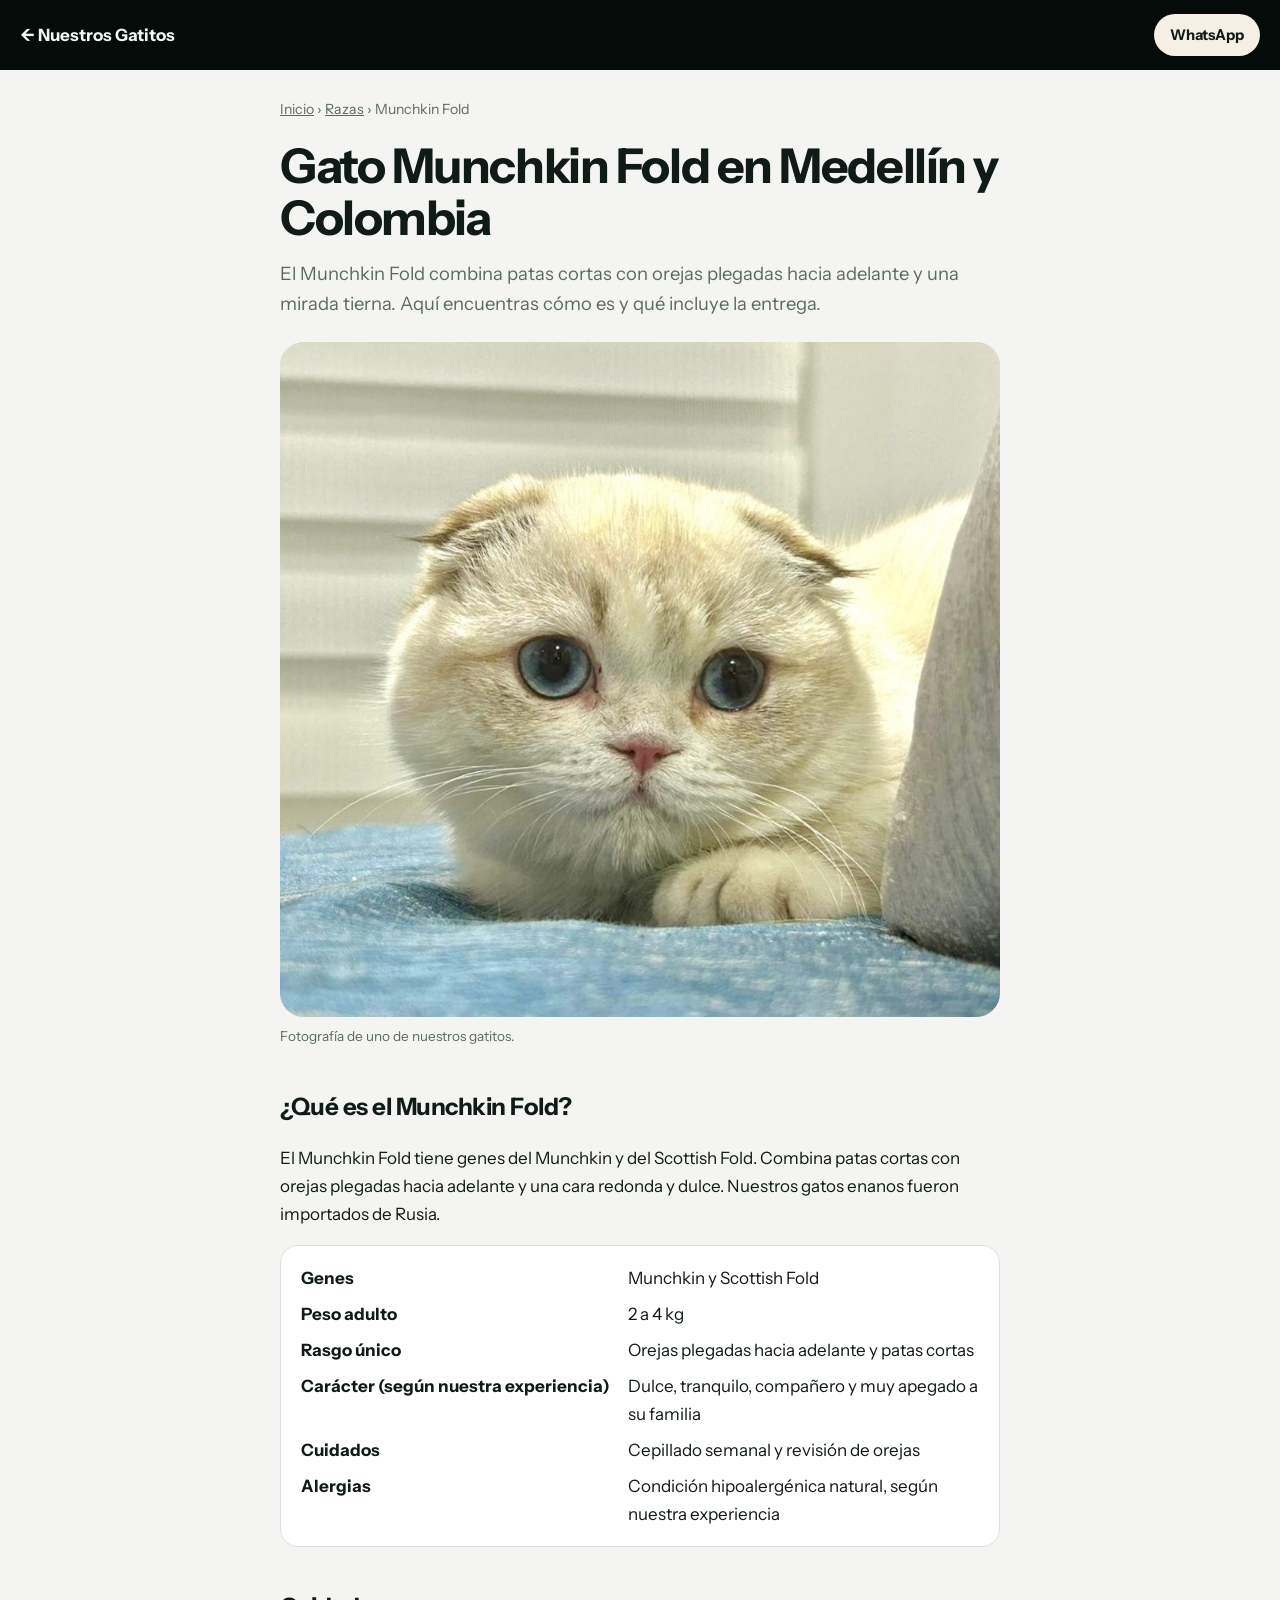
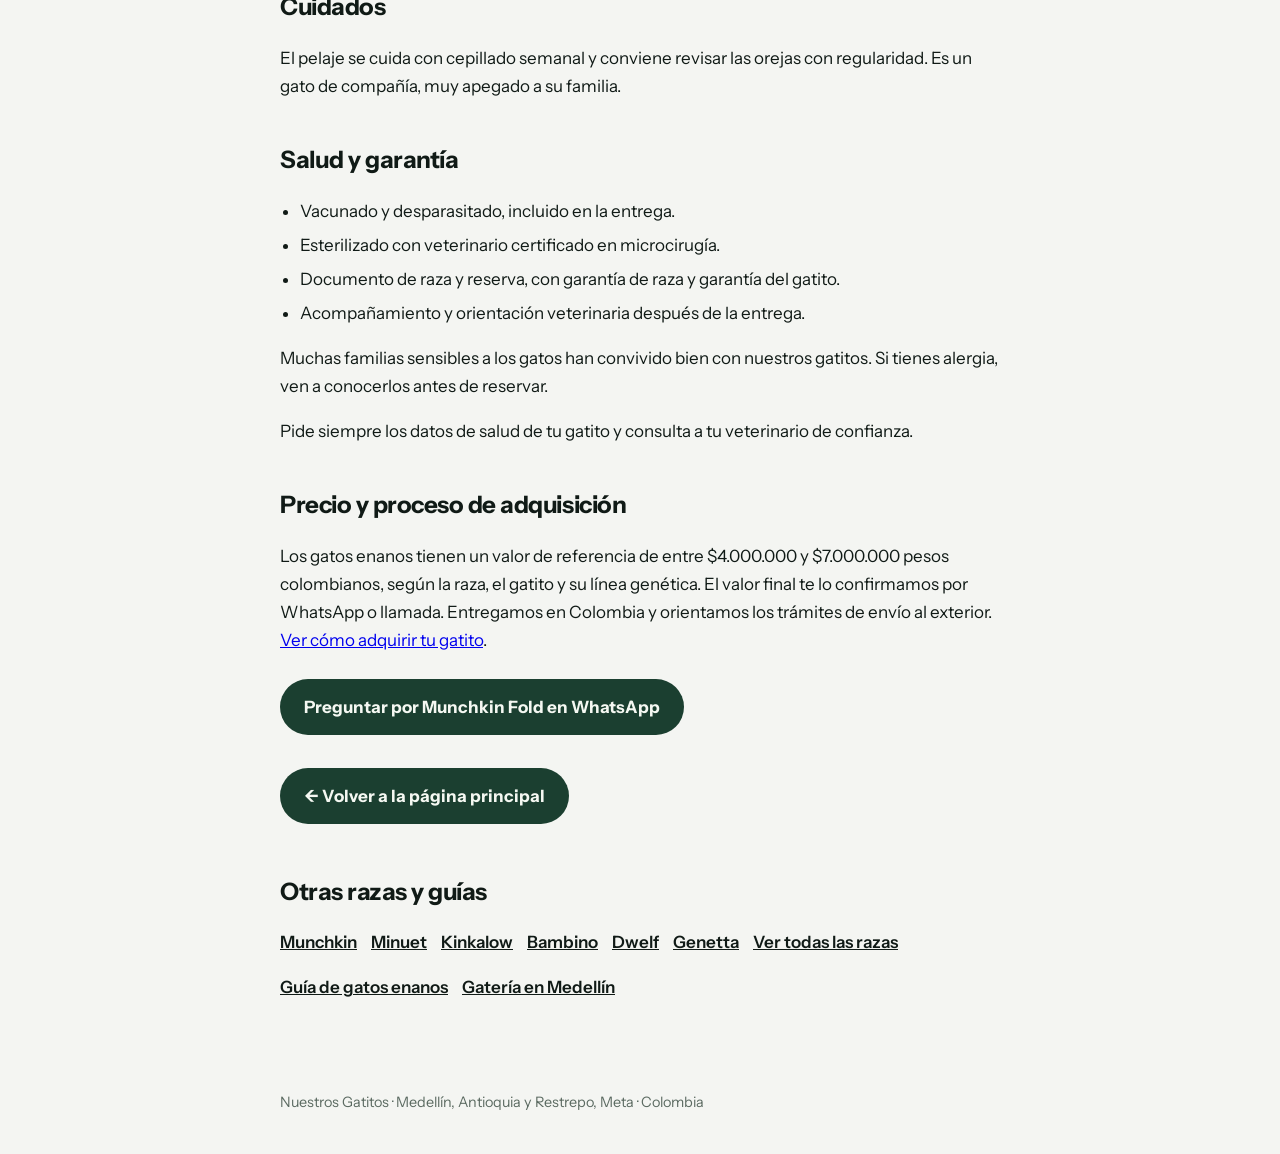
<file: razas/munchkin-fold/index.html>
<!doctype html>
<html lang="es">
<head>
<meta charset="utf-8">
<meta name="viewport" content="width=device-width, initial-scale=1">
<title>Gato Munchkin Fold en Medellín y Colombia | Nuestros Gatitos</title>
<meta name="description" content="Qué es el gato Munchkin Fold: patas cortas y orejas plegadas hacia adelante. Genes, carácter, cuidados y qué incluye la entrega en Colombia.">
<link rel="canonical" href="https://gateria-medellin.vercel.app/razas/munchkin-fold/">
<meta name="robots" content="index, follow, max-image-preview:large">
<meta property="og:type" content="article">
<meta property="og:locale" content="es_CO">
<meta property="og:site_name" content="Nuestros Gatitos">
<meta property="og:title" content="Gato Munchkin Fold en Medellín y Colombia | Nuestros Gatitos">
<meta property="og:description" content="Qué es el gato Munchkin Fold: patas cortas y orejas plegadas hacia adelante. Genes, carácter, cuidados y qué incluye la entrega en Colombia.">
<meta property="og:url" content="https://gateria-medellin.vercel.app/razas/munchkin-fold/">
<meta property="og:image" content="https://gateria-medellin.vercel.app/img/razas/gatito-munchkin-fold-medellin.jpg">
<link rel="icon" type="image/jpeg" href="../../img/og.jpg">
<link rel="preconnect" href="https://fonts.googleapis.com">
<link rel="preconnect" href="https://fonts.gstatic.com" crossorigin>
<link rel="stylesheet" href="https://fonts.googleapis.com/css2?family=Instrument+Sans:wght@400;500;600;700&display=swap">
<link rel="stylesheet" href="../../razas/razas.css">
<script type="application/ld+json">{"@context": "https://schema.org", "@type": "BreadcrumbList", "itemListElement": [{"@type": "ListItem", "position": 1, "name": "Inicio", "item": "https://gateria-medellin.vercel.app/"}, {"@type": "ListItem", "position": 2, "name": "Razas", "item": "https://gateria-medellin.vercel.app/#razas"}, {"@type": "ListItem", "position": 3, "name": "Munchkin Fold", "item": "https://gateria-medellin.vercel.app/razas/munchkin-fold/"}]}</script>
</head>
<body>
<header class="top"><a href="../../">← Nuestros Gatitos</a><a class="wa" href="https://wa.me/573502715786?text=Hola%2C%20me%20interesa%20la%20raza%20Munchkin%20Fold.%20%C2%BFQu%C3%A9%20gatitos%20tienen%20y%20cu%C3%A1l%20es%20el%20valor%3F" target="_blank" rel="noopener">WhatsApp</a></header>
<main>
<nav class="crumbs" aria-label="Ruta"><a href="../../">Inicio</a> › <a href="../../#razas">Razas</a> › Munchkin Fold</nav>
<h1>Gato Munchkin Fold en Medellín y Colombia</h1>
<p class="lead">El Munchkin Fold combina patas cortas con orejas plegadas hacia adelante y una mirada tierna. Aquí encuentras cómo es y qué incluye la entrega.</p>
<img class="hero" src="../../img/razas/gatito-munchkin-fold-medellin.jpg" alt="Gatito munchkin fold crema de ojos azules y orejas plegadas hacia adelante, sobre una tela azul" width="900" height="675" fetchpriority="high">
<p class="cap">Fotografía de uno de nuestros gatitos.</p>
<h2>¿Qué es el Munchkin Fold?</h2>
<p>El Munchkin Fold tiene genes del Munchkin y del Scottish Fold. Combina patas cortas con orejas plegadas hacia adelante y una cara redonda y dulce. Nuestros gatos enanos fueron importados de Rusia.</p>
<dl><dt>Genes</dt><dd>Munchkin y Scottish Fold</dd><dt>Peso adulto</dt><dd>2 a 4 kg</dd><dt>Rasgo único</dt><dd>Orejas plegadas hacia adelante y patas cortas</dd><dt>Carácter (según nuestra experiencia)</dt><dd>Dulce, tranquilo, compañero y muy apegado a su familia</dd><dt>Cuidados</dt><dd>Cepillado semanal y revisión de orejas</dd><dt>Alergias</dt><dd>Condición hipoalergénica natural, según nuestra experiencia</dd></dl>
<h2>Cuidados</h2>
<p>El pelaje se cuida con cepillado semanal y conviene revisar las orejas con regularidad. Es un gato de compañía, muy apegado a su familia.</p>
<h2>Salud y garantía</h2>
<ul>
<li>Vacunado y desparasitado, incluido en la entrega.</li>
<li>Esterilizado con veterinario certificado en microcirugía.</li>
<li>Documento de raza y reserva, con garantía de raza y garantía del gatito.</li>
<li>Acompañamiento y orientación veterinaria después de la entrega.</li>
</ul>
<p>Muchas familias sensibles a los gatos han convivido bien con nuestros gatitos. Si tienes alergia, ven a conocerlos antes de reservar.</p>
<p>Pide siempre los datos de salud de tu gatito y consulta a tu veterinario de confianza.</p>
<h2>Precio y proceso de adquisición</h2>
<p>Los gatos enanos tienen un valor de referencia de entre $4.000.000 y $7.000.000 pesos colombianos, según la raza, el gatito y su línea genética. El valor final te lo confirmamos por WhatsApp o llamada. Entregamos en Colombia y orientamos los trámites de envío al exterior. <a href="../../#proceso">Ver cómo adquirir tu gatito</a>.</p>
<p><a class="btn" href="https://wa.me/573502715786?text=Hola%2C%20me%20interesa%20la%20raza%20Munchkin%20Fold.%20%C2%BFQu%C3%A9%20gatitos%20tienen%20y%20cu%C3%A1l%20es%20el%20valor%3F" target="_blank" rel="noopener">Preguntar por Munchkin Fold en WhatsApp</a></p>
<p><a class="btn" href="../../">← Volver a la página principal</a></p>
<h2>Otras razas y guías</h2>
<p class="others"><a href="../munchkin/">Munchkin</a><a href="../minuet/">Minuet</a><a href="../kinkalow/">Kinkalow</a><a href="../bambino/">Bambino</a><a href="../dwelf/">Dwelf</a><a href="../genetta/">Genetta</a><a href="../../#razas">Ver todas las razas</a></p>
<p class="others"><a href="../../guias/gatos-enanos/">Guía de gatos enanos</a><a href="../../guias/gateria-en-medellin/">Gatería en Medellín</a></p>
</main>
<footer>Nuestros Gatitos · Medellín, Antioquia y Restrepo, Meta · Colombia</footer>
</body>
</html>
</file>
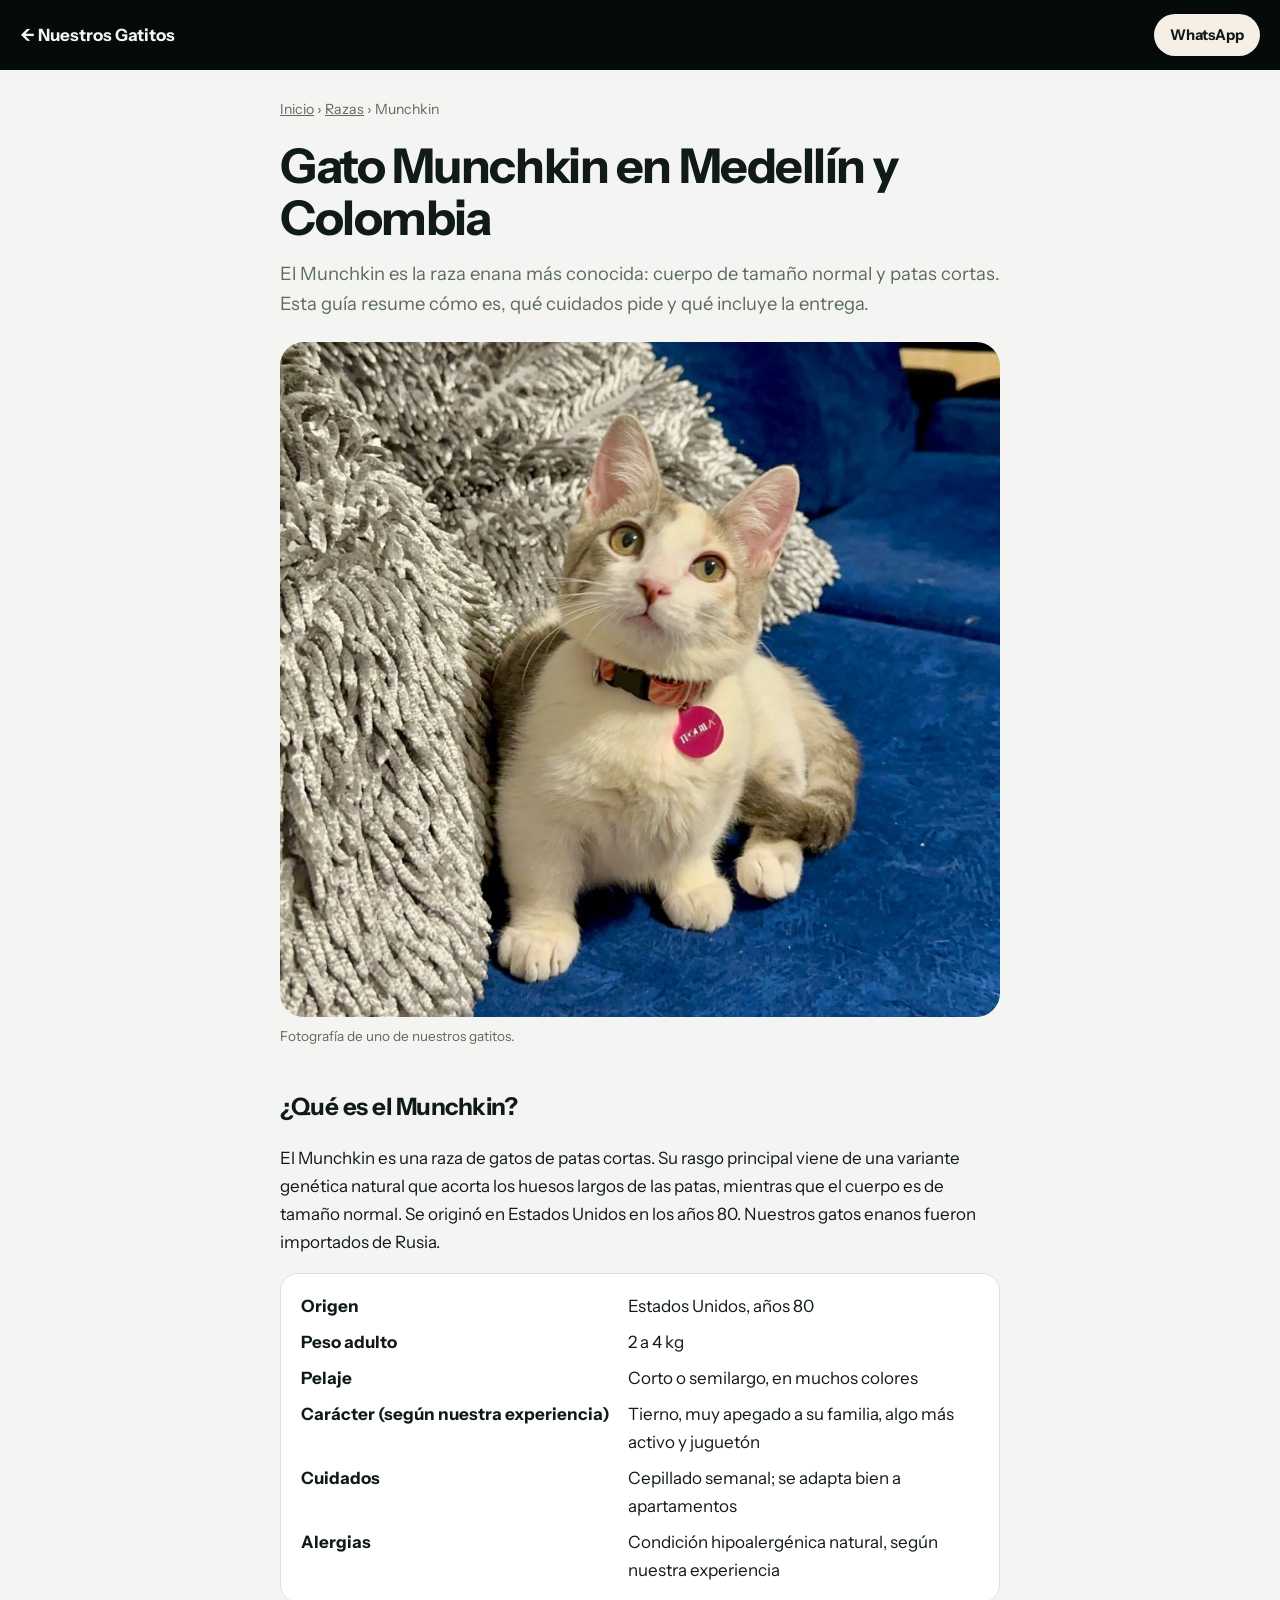
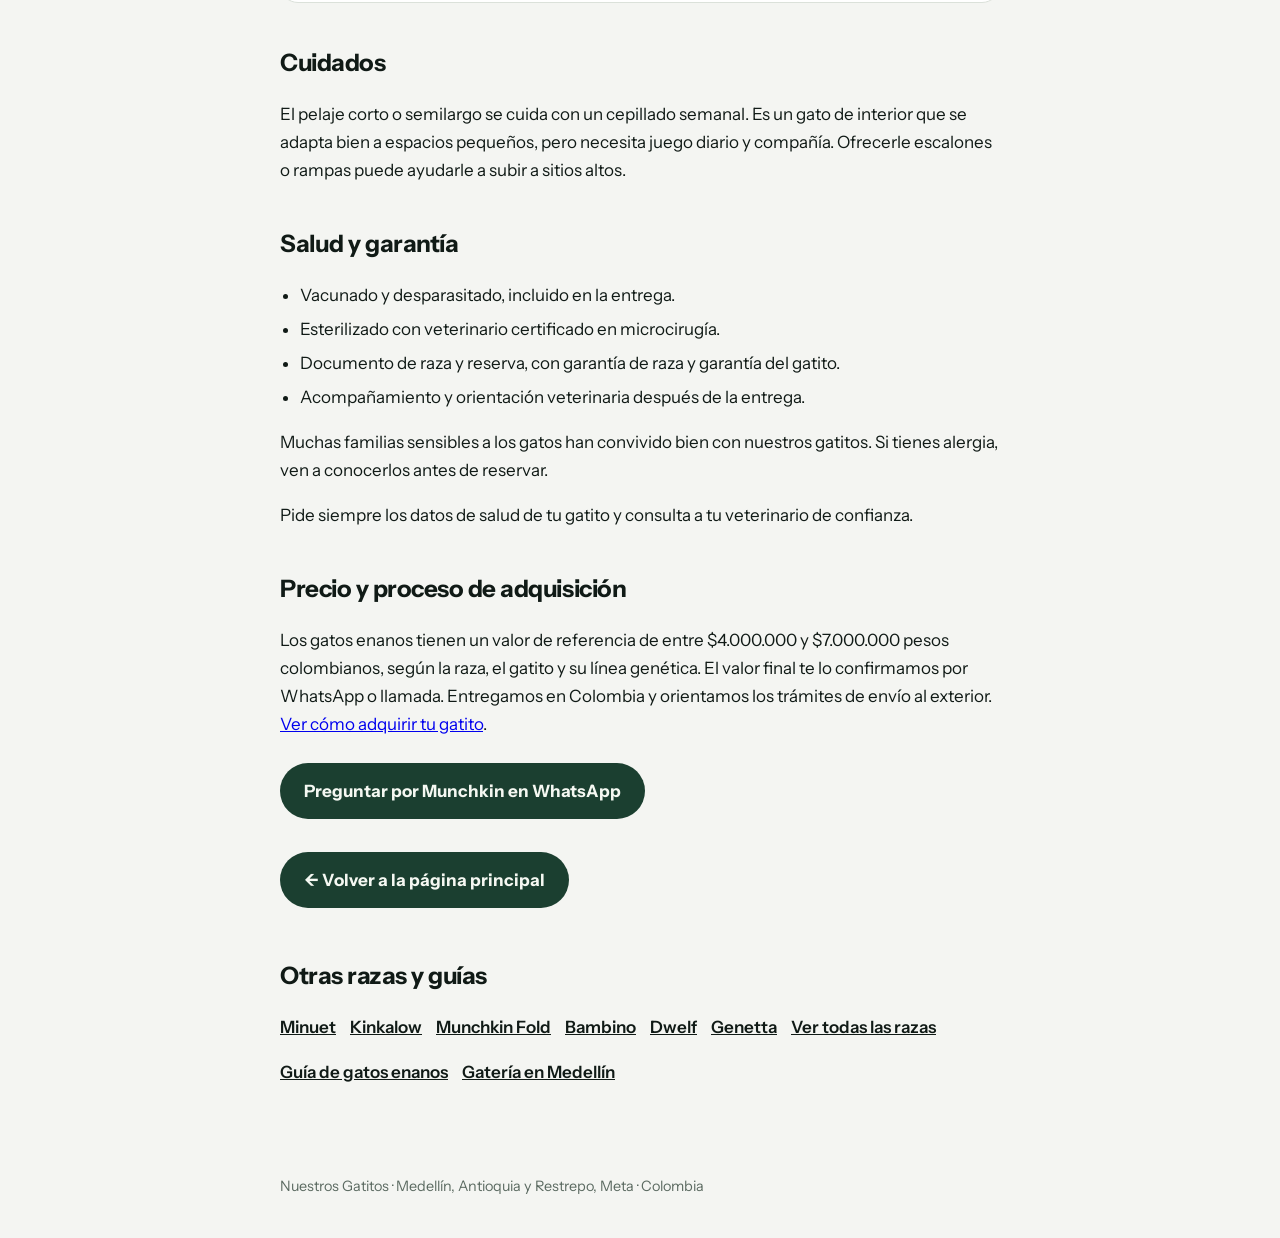
<file: razas/munchkin/index.html>
<!doctype html>
<html lang="es">
<head>
<meta charset="utf-8">
<meta name="viewport" content="width=device-width, initial-scale=1">
<title>Gato Munchkin en Medellín y Colombia | Nuestros Gatitos</title>
<meta name="description" content="Qué es el gato Munchkin, cómo es su carácter, qué cuidados necesita y qué incluye la entrega. Precio de referencia y envíos en Colombia.">
<link rel="canonical" href="https://gateria-medellin.vercel.app/razas/munchkin/">
<meta name="robots" content="index, follow, max-image-preview:large">
<meta property="og:type" content="article">
<meta property="og:locale" content="es_CO">
<meta property="og:site_name" content="Nuestros Gatitos">
<meta property="og:title" content="Gato Munchkin en Medellín y Colombia | Nuestros Gatitos">
<meta property="og:description" content="Qué es el gato Munchkin, cómo es su carácter, qué cuidados necesita y qué incluye la entrega. Precio de referencia y envíos en Colombia.">
<meta property="og:url" content="https://gateria-medellin.vercel.app/razas/munchkin/">
<meta property="og:image" content="https://gateria-medellin.vercel.app/img/razas/gatito-munchkin-medellin.jpg">
<link rel="icon" type="image/jpeg" href="../../img/og.jpg">
<link rel="preconnect" href="https://fonts.googleapis.com">
<link rel="preconnect" href="https://fonts.gstatic.com" crossorigin>
<link rel="stylesheet" href="https://fonts.googleapis.com/css2?family=Instrument+Sans:wght@400;500;600;700&display=swap">
<link rel="stylesheet" href="../../razas/razas.css">
<script type="application/ld+json">{"@context": "https://schema.org", "@type": "BreadcrumbList", "itemListElement": [{"@type": "ListItem", "position": 1, "name": "Inicio", "item": "https://gateria-medellin.vercel.app/"}, {"@type": "ListItem", "position": 2, "name": "Razas", "item": "https://gateria-medellin.vercel.app/#razas"}, {"@type": "ListItem", "position": 3, "name": "Munchkin", "item": "https://gateria-medellin.vercel.app/razas/munchkin/"}]}</script>
</head>
<body>
<header class="top"><a href="../../">← Nuestros Gatitos</a><a class="wa" href="https://wa.me/573502715786?text=Hola%2C%20me%20interesa%20la%20raza%20Munchkin.%20%C2%BFQu%C3%A9%20gatitos%20tienen%20y%20cu%C3%A1l%20es%20el%20valor%3F" target="_blank" rel="noopener">WhatsApp</a></header>
<main>
<nav class="crumbs" aria-label="Ruta"><a href="../../">Inicio</a> › <a href="../../#razas">Razas</a> › Munchkin</nav>
<h1>Gato Munchkin en Medellín y Colombia</h1>
<p class="lead">El Munchkin es la raza enana más conocida: cuerpo de tamaño normal y patas cortas. Esta guía resume cómo es, qué cuidados pide y qué incluye la entrega.</p>
<img class="hero" src="../../img/razas/gatito-munchkin-medellin.jpg" alt="Gatito munchkin blanco y gris de patas cortas, con collar y chapita rosada, sobre un sofá azul" width="900" height="675" fetchpriority="high">
<p class="cap">Fotografía de uno de nuestros gatitos.</p>
<h2>¿Qué es el Munchkin?</h2>
<p>El Munchkin es una raza de gatos de patas cortas. Su rasgo principal viene de una variante genética natural que acorta los huesos largos de las patas, mientras que el cuerpo es de tamaño normal. Se originó en Estados Unidos en los años 80. Nuestros gatos enanos fueron importados de Rusia.</p>
<dl><dt>Origen</dt><dd>Estados Unidos, años 80</dd><dt>Peso adulto</dt><dd>2 a 4 kg</dd><dt>Pelaje</dt><dd>Corto o semilargo, en muchos colores</dd><dt>Carácter (según nuestra experiencia)</dt><dd>Tierno, muy apegado a su familia, algo más activo y juguetón</dd><dt>Cuidados</dt><dd>Cepillado semanal; se adapta bien a apartamentos</dd><dt>Alergias</dt><dd>Condición hipoalergénica natural, según nuestra experiencia</dd></dl>
<h2>Cuidados</h2>
<p>El pelaje corto o semilargo se cuida con un cepillado semanal. Es un gato de interior que se adapta bien a espacios pequeños, pero necesita juego diario y compañía. Ofrecerle escalones o rampas puede ayudarle a subir a sitios altos.</p>
<h2>Salud y garantía</h2>
<ul>
<li>Vacunado y desparasitado, incluido en la entrega.</li>
<li>Esterilizado con veterinario certificado en microcirugía.</li>
<li>Documento de raza y reserva, con garantía de raza y garantía del gatito.</li>
<li>Acompañamiento y orientación veterinaria después de la entrega.</li>
</ul>
<p>Muchas familias sensibles a los gatos han convivido bien con nuestros gatitos. Si tienes alergia, ven a conocerlos antes de reservar.</p>
<p>Pide siempre los datos de salud de tu gatito y consulta a tu veterinario de confianza.</p>
<h2>Precio y proceso de adquisición</h2>
<p>Los gatos enanos tienen un valor de referencia de entre $4.000.000 y $7.000.000 pesos colombianos, según la raza, el gatito y su línea genética. El valor final te lo confirmamos por WhatsApp o llamada. Entregamos en Colombia y orientamos los trámites de envío al exterior. <a href="../../#proceso">Ver cómo adquirir tu gatito</a>.</p>
<p><a class="btn" href="https://wa.me/573502715786?text=Hola%2C%20me%20interesa%20la%20raza%20Munchkin.%20%C2%BFQu%C3%A9%20gatitos%20tienen%20y%20cu%C3%A1l%20es%20el%20valor%3F" target="_blank" rel="noopener">Preguntar por Munchkin en WhatsApp</a></p>
<p><a class="btn" href="../../">← Volver a la página principal</a></p>
<h2>Otras razas y guías</h2>
<p class="others"><a href="../minuet/">Minuet</a><a href="../kinkalow/">Kinkalow</a><a href="../munchkin-fold/">Munchkin Fold</a><a href="../bambino/">Bambino</a><a href="../dwelf/">Dwelf</a><a href="../genetta/">Genetta</a><a href="../../#razas">Ver todas las razas</a></p>
<p class="others"><a href="../../guias/gatos-enanos/">Guía de gatos enanos</a><a href="../../guias/gateria-en-medellin/">Gatería en Medellín</a></p>
</main>
<footer>Nuestros Gatitos · Medellín, Antioquia y Restrepo, Meta · Colombia</footer>
</body>
</html>
</file>
<file: razas/razas.css>
:root{--bg:#F4F5F2;--surface:#fff;--ink:#101A16;--muted:#5B6A61;--line:#DBE1DA;--accent:#1B3F30;--accent-ink:#F5F8F2;--warm:#F0AE86;--font:"Instrument Sans",system-ui,-apple-system,"Segoe UI",Roboto,sans-serif}
@media (prefers-color-scheme:dark){:root{--bg:#0A1210;--surface:#111C16;--ink:#EFF2EC;--muted:#9DAEA3;--line:#23332B;--accent:#CFE6D8;--accent-ink:#0A1210;color-scheme:dark}}
*{box-sizing:border-box}html{-webkit-text-size-adjust:100%}
body{margin:0;background:var(--bg);color:var(--ink);font-family:var(--font);font-size:17px;line-height:1.65;-webkit-font-smoothing:antialiased}
.top{display:flex;justify-content:space-between;align-items:center;gap:12px;padding:14px max(20px,env(safe-area-inset-right)) 14px max(20px,env(safe-area-inset-left));background:#050B08;color:#F3F6F7}
.top a{color:#F3F6F7;text-decoration:none;font-weight:700}
.top .wa{background:#F6EFE6;color:#101A16;padding:9px 16px;border-radius:999px;font-size:.92rem}
main{max-width:760px;margin:0 auto;padding:28px 20px 72px}
.crumbs{font-size:.88rem;color:var(--muted);margin-bottom:18px}.crumbs a{color:var(--muted)}
h1{font-size:clamp(2rem,6vw,3rem);line-height:1.1;letter-spacing:-.03em;margin:0 0 14px}
h2{font-size:1.5rem;letter-spacing:-.02em;margin:40px 0 10px}
.lead{font-size:1.15rem;color:var(--muted);margin:0 0 22px}
.hero{width:100%;aspect-ratio:4/3;object-fit:cover;object-position:50% 30%;border-radius:24px;display:block;margin:0 0 8px;background:var(--line)}
.cap{font-size:.85rem;color:var(--muted);margin:0 0 20px}
dl{display:grid;grid-template-columns:max-content 1fr;gap:8px 18px;background:var(--surface);border:1px solid var(--line);border-radius:18px;padding:18px 20px}
dt{font-weight:700}dd{margin:0}
.note{background:var(--surface);border:1px solid var(--line);border-left:4px solid var(--warm);border-radius:14px;padding:14px 18px}
.btn{display:inline-block;background:var(--accent);color:var(--accent-ink);text-decoration:none;font-weight:700;padding:14px 24px;border-radius:999px;margin:8px 0}
ul{padding-left:1.2em}li{margin:6px 0}
.others a{margin-right:14px;color:var(--ink);font-weight:600}
footer{max-width:760px;margin:0 auto;padding:0 20px 40px;color:var(--muted);font-size:.9rem}
a:focus-visible,.btn:focus-visible{outline:3px solid var(--warm);outline-offset:3px}
@media (max-width:520px){dl{grid-template-columns:1fr;gap:2px}dt{margin-top:8px}}
</file>
